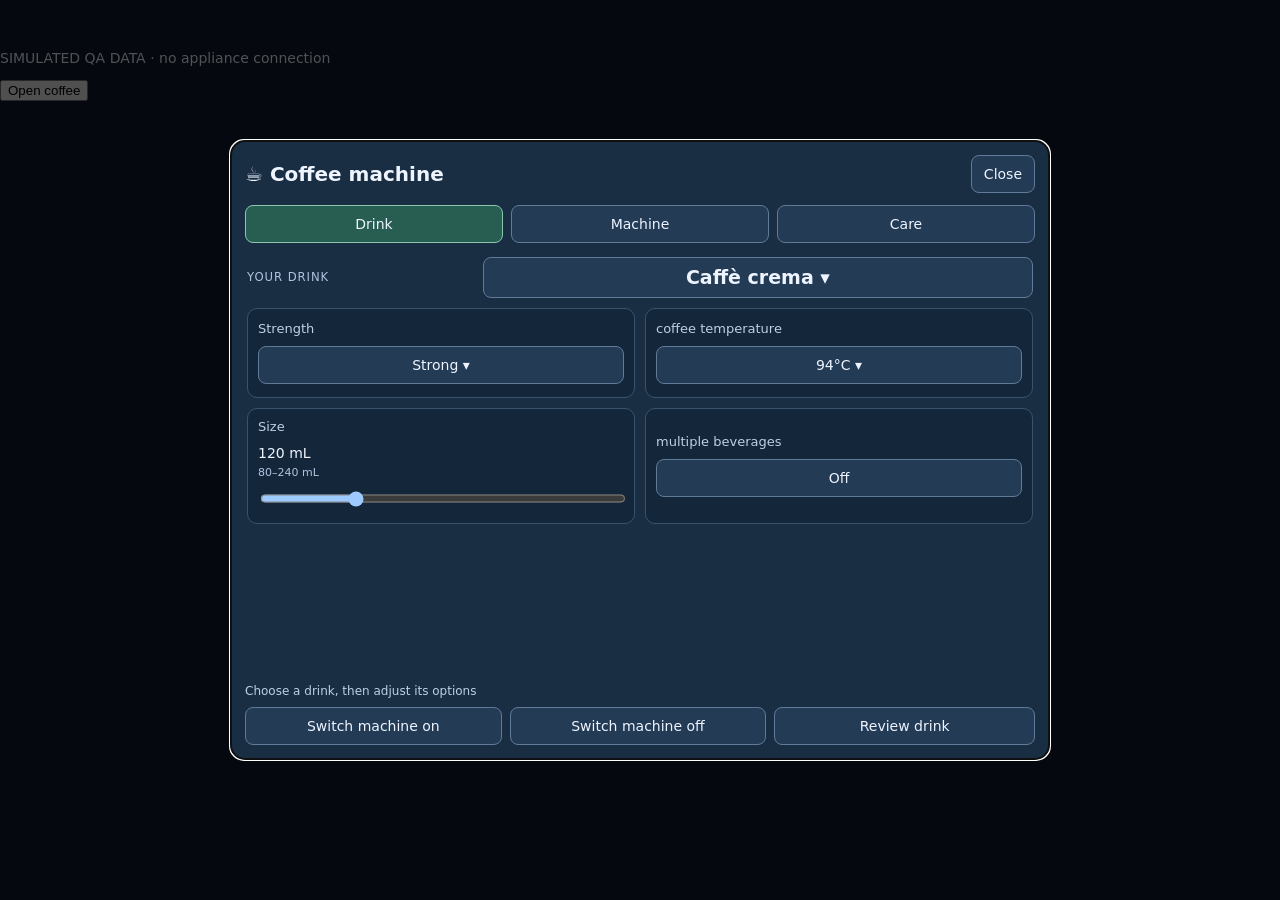
<file: dev/coffee-fixture.html>
<!doctype html><html lang="en"><meta charset="utf-8"><meta name="viewport" content="width=device-width,initial-scale=1"><title>Coffee · simulated QA</title><link rel="stylesheet" href="../home-screens.css?v=19"><style>body{margin:0;background:#101c2e;color:#eef5ff;font:14px system-ui}button{cursor:pointer}dialog{margin:auto}</style><p>SIMULATED QA DATA · no appliance connection</p><button id="open">Open coffee</button><script src="../coffee-controls.js?v=2"></script><script>
const states={};var haSocket={};function put(id,state,attributes={}){states[id]={entity_id:id,state,attributes:{friendly_name:'Coffee Maker '+id.split('.').at(-1).replace('coffee_','').replaceAll('_',' '),...attributes}}}
const prefix='consumer_products_coffee_maker_program_beverage_';put('select.coffee_selected_program',prefix+'coffee',{options:['coffee','espresso','cappuccino','latte_macchiato','milk_froth','hot_water','espresso_macchiato','ristretto','espresso_doppio'].map(x=>prefix+x)});put('select.coffee_bean_amount','strong',{options:['mild','normal','strong','very_strong']});put('select.coffee_coffee_temperature','94_c',{options:['88_c','90_c','92_c','94_c','96_c']});put('number.coffee_fill_quantity','120',{min:80,max:240,step:10,unit_of_measurement:'mL'});put('switch.coffee_multiple_beverages','off');put('switch.coffee_power','on');put('switch.coffee_cup_warmer','off');put('switch.coffee_child_lock','off');put('binary_sensor.coffee_remote_start','on');put('sensor.coffee_operation_state','ready');
const registry=Object.keys(states).map(entity_id=>({entity_id,platform:'home_connect',device_id:'simulated'}));registry.push({entity_id:'event.coffee_water_tank_empty',platform:'home_connect',device_id:'simulated',disabled_by:'integration'});const dialog=document.createElement('dialog');dialog.className='coffee-detail';document.body.append(dialog);const panel=createCoffeePanel({dialog,states:()=>states,connected:()=>true,request:async c=>{if(c.type==='config/entity_registry/list')return registry;if(c.type==='get_services')return {home_connect:{start_selected_program:{}}};throw Error('QA preview: appliance commands are disabled')}});document.getElementById('open').onclick=panel.open;panel.open();
</script></html>
</file>
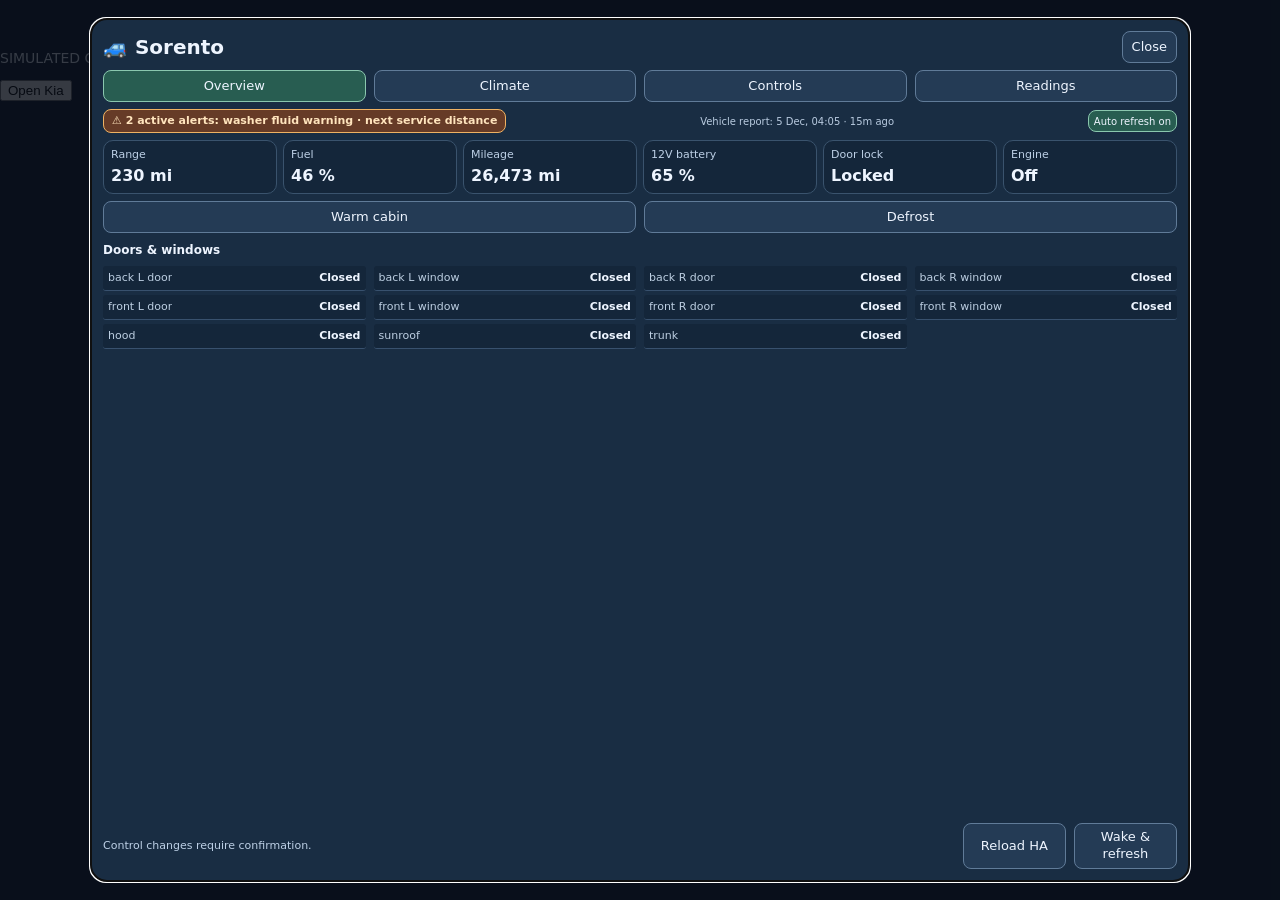
<file: dev/kia-fixture.html>
<!doctype html><html lang="en"><meta charset="utf-8"><meta name="viewport" content="width=device-width,initial-scale=1"><title>Kia · simulated QA</title><link rel="stylesheet" href="../home-screens.css?v=25"><style>body{margin:0;background:#101c2e;color:#eef5ff;font:14px system-ui}button{cursor:pointer}#kia{display:none}</style><p>SIMULATED QA DATA · no vehicle connection</p><button id="open">Open Kia</button><section id="kia"></section><script src="../kia-refresh.js?v=1"></script><script src="../kia-controls.js?v=6"></script><script>
var haSocket={};const states={},registry=[];function put(id,state,attributes={}){states[id]={entity_id:id,state,attributes:{friendly_name:'Sorento '+id.split('.').at(-1).replaceAll('_',' '),...attributes}};registry.push({entity_id:id,platform:'kia_uvo',device_id:'simulated'})}
put('sensor.total_driving_range','230',{unit_of_measurement:'mi'});put('sensor.fuel_level','46',{unit_of_measurement:'%'});put('sensor.odometer','26472.7739998409',{unit_of_measurement:'mi'});put('sensor.car_battery','65',{unit_of_measurement:'%'});put('sensor.last_updated_at',new Date(Date.now()-15*60000).toISOString(),{device_class:'timestamp'});put('lock.door_lock','locked');put('binary_sensor.engine','off');for(const name of ['front_left_door','front_right_door','back_left_door','back_right_door','front_left_window','front_right_window'])put('binary_sensor.'+name,'off',{device_class:name.endsWith('door')?'door':'window'});for(const name of ['force_refresh','close_all_windows','open_all_windows','vent_all_windows','start_valet_mode','stop_valet_mode'])put('button.'+name,'unknown');put('climate.climate_control','off',{temperature:21,min_temp:14,max_temp:30,target_temp_step:0.5});

for(const n of ['back_left_window','back_right_window','hood','trunk','sunroof'])put('binary_sensor.'+n,'off',{device_class:'opening'});
for(const n of ['brake_fluid_warning','washer_fluid_warning','smart_key_battery_warning','tire_pressure_warning','front_left_lamp_fault','front_right_lamp_fault','rear_left_lamp_fault','rear_right_lamp_fault','headlamp_left_low_fault','headlamp_right_low_fault','headlamp_right_high_fault'])put('binary_sensor.'+n,n==='washer_fluid_warning'?'on':'off',{device_class:'problem'});
for(const n of ['air_conditioner','back_window_heater','defrost','steering_wheel_heater','front_left_seat','front_right_seat','rear_left_seat','rear_right_seat','charging','plugged_in','fuel_level_is_low'])put('binary_sensor.'+n,'off');
for(const n of ['fuel_driving_range','ev_driving_range','next_service_distance','last_service_distance','dtc_count','ev_battery','charging_power','charge_limit_ac','charge_limit_dc','outside_temperature','tire_pressure_front_left','tire_pressure_front_right','tire_pressure_rear_left','tire_pressure_rear_right'])put('sensor.'+n,'0');
const services={kia_uvo:{start_climate:{fields:{device_id:{},climate:{},temperature:{selector:{number:{min:16,max:85}}},duration:{selector:{number:{min:1,max:30}}},defrost:{},heating:{selector:{select:{options:[{value:'0',label:'Off'},{value:'4',label:'Side and rear defroster'},{value:'1',label:'Steering wheel (some EU models), side and rear defroster'},{value:'2',label:'Rear window only'}]}}}}},stop_climate:{}}};
const panel=createKiaPanel({card:document.getElementById('kia'),states:()=>states,connected:()=>true,request:async c=>{if(c.type==='config/entity_registry/list')return registry;if(c.type==='config/device_registry/list')return [{id:'simulated',name:'Sorento',model:'Sorento'}];if(c.type==='get_services')return services;if(c.type==='get_config')return {unit_system:{temperature:'°C'}};if(c.type==='get_states')return Object.values(states);throw Error('QA preview: vehicle commands are disabled')}});document.getElementById('open').onclick=()=>panel.open();panel.open();
</script></html>
</file>
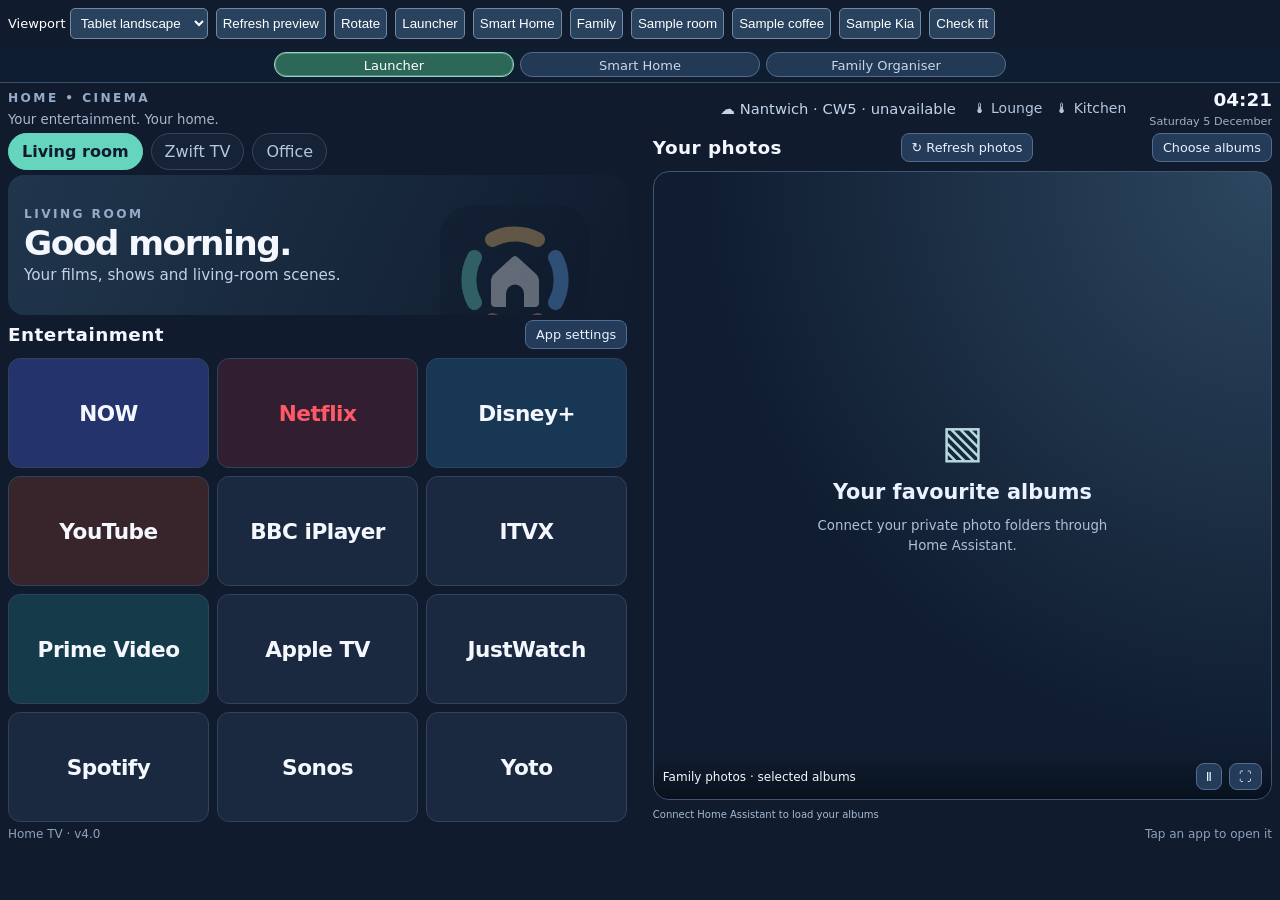
<file: dev/layout-check.html>
<!doctype html><html lang="en"><meta charset="utf-8"><meta name="viewport" content="width=device-width,initial-scale=1"><title>Home layout checks</title><style>body{margin:0;background:#101c2e;color:white;font:13px system-ui}header{display:flex;gap:8px;padding:8px;flex-wrap:wrap}button,select{padding:6px;background:#29435f;color:white;border:1px solid #7289a1;border-radius:5px}#stage{position:relative;overflow:auto;height:calc(100dvh - 52px)}iframe{border:0;transform-origin:top left}output{padding:6px}</style><header><label>Viewport <select id="size"><option value="1280,800">Tablet landscape</option><option value="800,1280">Tablet portrait</option><option value="915,412">Phone landscape</option><option value="412,915">Phone portrait</option><option value="1920,1080">TV</option></select></label><button id="reloadPreview">Refresh preview</button><button id="rotate">Rotate</button><button data-screen="launcher">Launcher</button><button data-screen="home">Smart Home</button><button data-screen="family">Family</button><button id="roomDemo">Sample room</button><button id="coffeeDemo">Sample coffee</button><button id="kiaDemo">Sample Kia</button><button id="measure">Check fit</button><output id="result"></output></header><div id="stage"><iframe title="App preview" src="../index.html?layout-check=5"></iframe></div><script>
document.getElementById('reloadPreview').onclick=()=>{document.querySelector('iframe').src='../index.html?layout-check='+Date.now()};
document.getElementById('roomDemo').onclick=()=>{document.querySelector('iframe').src='room-fixture.html'};
document.getElementById('coffeeDemo').onclick=()=>{document.querySelector('iframe').src='coffee-fixture.html'};
document.getElementById('kiaDemo').onclick=()=>{document.querySelector('iframe').src='kia-fixture.html'};
const frame=document.querySelector('iframe'),size=document.getElementById('size'),stage=document.getElementById('stage');let w=1280,h=800;function fit(){[w,h]=size.value.split(',').map(Number);frame.style.width=w+'px';frame.style.height=h+'px';frame.style.transform='scale('+Math.min(stage.clientWidth/w,stage.clientHeight/h,1)+')'}size.onchange=fit;window.onresize=fit;fit();document.getElementById('rotate').onclick=()=>{const swapped=h+','+w;const option=[...size.options].find(o=>o.value===swapped);if(option)size.value=swapped;fit()};document.querySelectorAll('[data-screen]').forEach(b=>b.onclick=()=>frame.contentWindow.navigateHome(b.dataset.screen));document.getElementById('measure').onclick=()=>{const doc=frame.contentDocument,root=doc.body.dataset.homeScreen==='launcher'?doc.querySelector('main.shell'):doc.querySelector('#dashboardPage');const r=root.getBoundingClientRect();const grid=doc.querySelector('#familyMiniGrid');document.getElementById('result').textContent=JSON.stringify({width:w,height:h,screen:doc.body.dataset.homeScreen,pageFits:r.bottom<=h+1&&doc.documentElement.scrollWidth<=w+1,plannerRows:grid.querySelectorAll('.planner-row:not(.planner-head)').length,plannerFits:grid.scrollHeight<=grid.clientHeight+1,cardsFit:[...doc.querySelectorAll(".family-sections>.family-section")].every(e=>{const a=e.getBoundingClientRect(),p=e.parentElement.getBoundingClientRect();return a.top>=p.top-1&&a.bottom<=p.bottom+1&&a.left>=p.left-1&&a.right<=p.right+1})})};
</script></html>
</file>
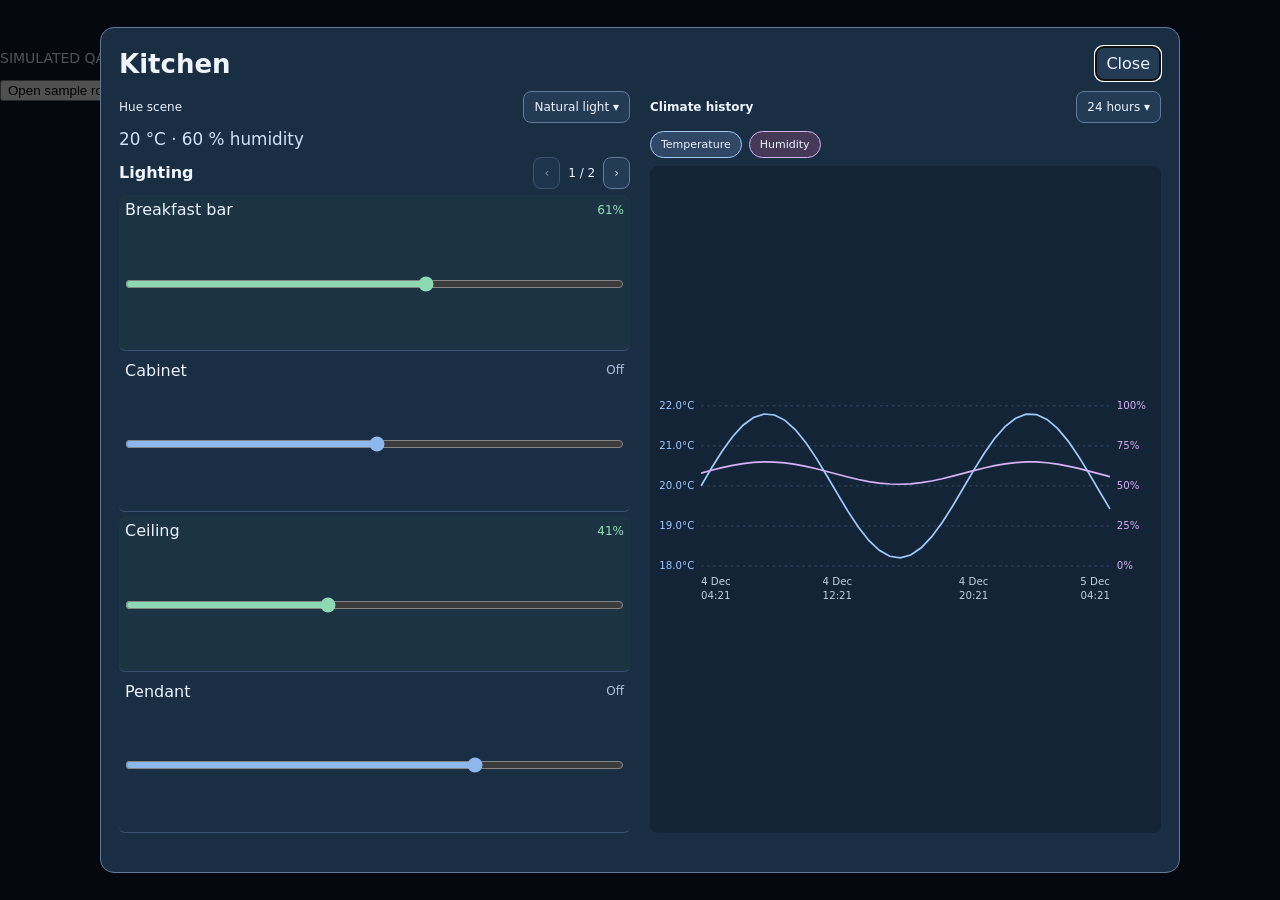
<file: dev/room-fixture.html>
<!doctype html><html lang="en"><meta charset="utf-8"><meta name="viewport" content="width=device-width,initial-scale=1"><title>Room controls · simulated QA data</title><link rel="stylesheet" href="../home-screens.css?v=23"><style>body{margin:0;background:#101c2e;color:#eef5ff;font:14px system-ui}button{cursor:pointer}dialog{margin:auto}#homeRoomGrid,.home-services,.home-security{display:none}</style><p>SIMULATED QA DATA · no connection to Home Assistant</p><button onclick="openRoomDetails('Kitchen')">Open sample room</button><div id="homeRoomGrid"></div><div class="home-services"><button class="salus-strip"></button></div><div class="home-security"><button class="compact-eufy"></button><button class="compact-pets"></button></div><script>
var haStates={},haVerified=true,haRequestId=1;const labels=['Wall','Ceiling','Cabinet','Breakfast bar','Pendant','Sink'];for(let i=0;i<labels.length;i++)haStates['light.kitchen_'+i]={entity_id:'light.kitchen_'+i,state:i%2?'on':'off',attributes:{friendly_name:'Kitchen '+labels[i],brightness:80+i*25,supported_color_modes:['brightness']}};
for(const [kind,value,unit] of [['temperature',20,'°C'],['humidity',60,'%']])haStates['sensor.kitchen_'+kind]={entity_id:'sensor.kitchen_'+kind,state:String(value),attributes:{friendly_name:'Kitchen '+kind,device_class:kind,unit_of_measurement:unit}};
haStates['select.kitchen_scene']={entity_id:'select.kitchen_scene',state:'Natural light',attributes:{friendly_name:'Kitchen Scene',options:['Bright','Read','Relax','Natural light','Nightlight','Concentrate','Dimmed','Energise']}};
var haSocket=new EventTarget();haSocket.readyState=1;haSocket.send=raw=>{const c=JSON.parse(raw);let result={};if(c.type.startsWith('config/'))result=[];if(c.type==='history/history_during_period'||c.type==='recorder/statistics_during_period'){const id=(c.entity_ids||c.statistic_ids)[0],humidity=id.includes('humidity'),start=Date.parse(c.start_time),end=Date.parse(c.end_time);result={[id]:Array.from({length:40},(_,i)=>{const t=start+(end-start)*i/39,v=(humidity?58:20)+Math.sin(i/4)*(humidity?7:1.8);return {state:String(v),last_updated:new Date(t).toISOString(),start:t,mean:v}})}}setTimeout(()=>haSocket.dispatchEvent(new MessageEvent('message',{data:JSON.stringify({id:c.id,type:'result',success:c.type!=='call_service',result,error:{message:'QA preview: device commands are disabled'}})})),10)};
</script><script src="../coffee-controls.js?v=2"></script><script src="../kia-controls.js?v=3"></script><script src="../room-controls.js?v=8"></script><script>openRoomDetails('Kitchen')</script></html>
</file>
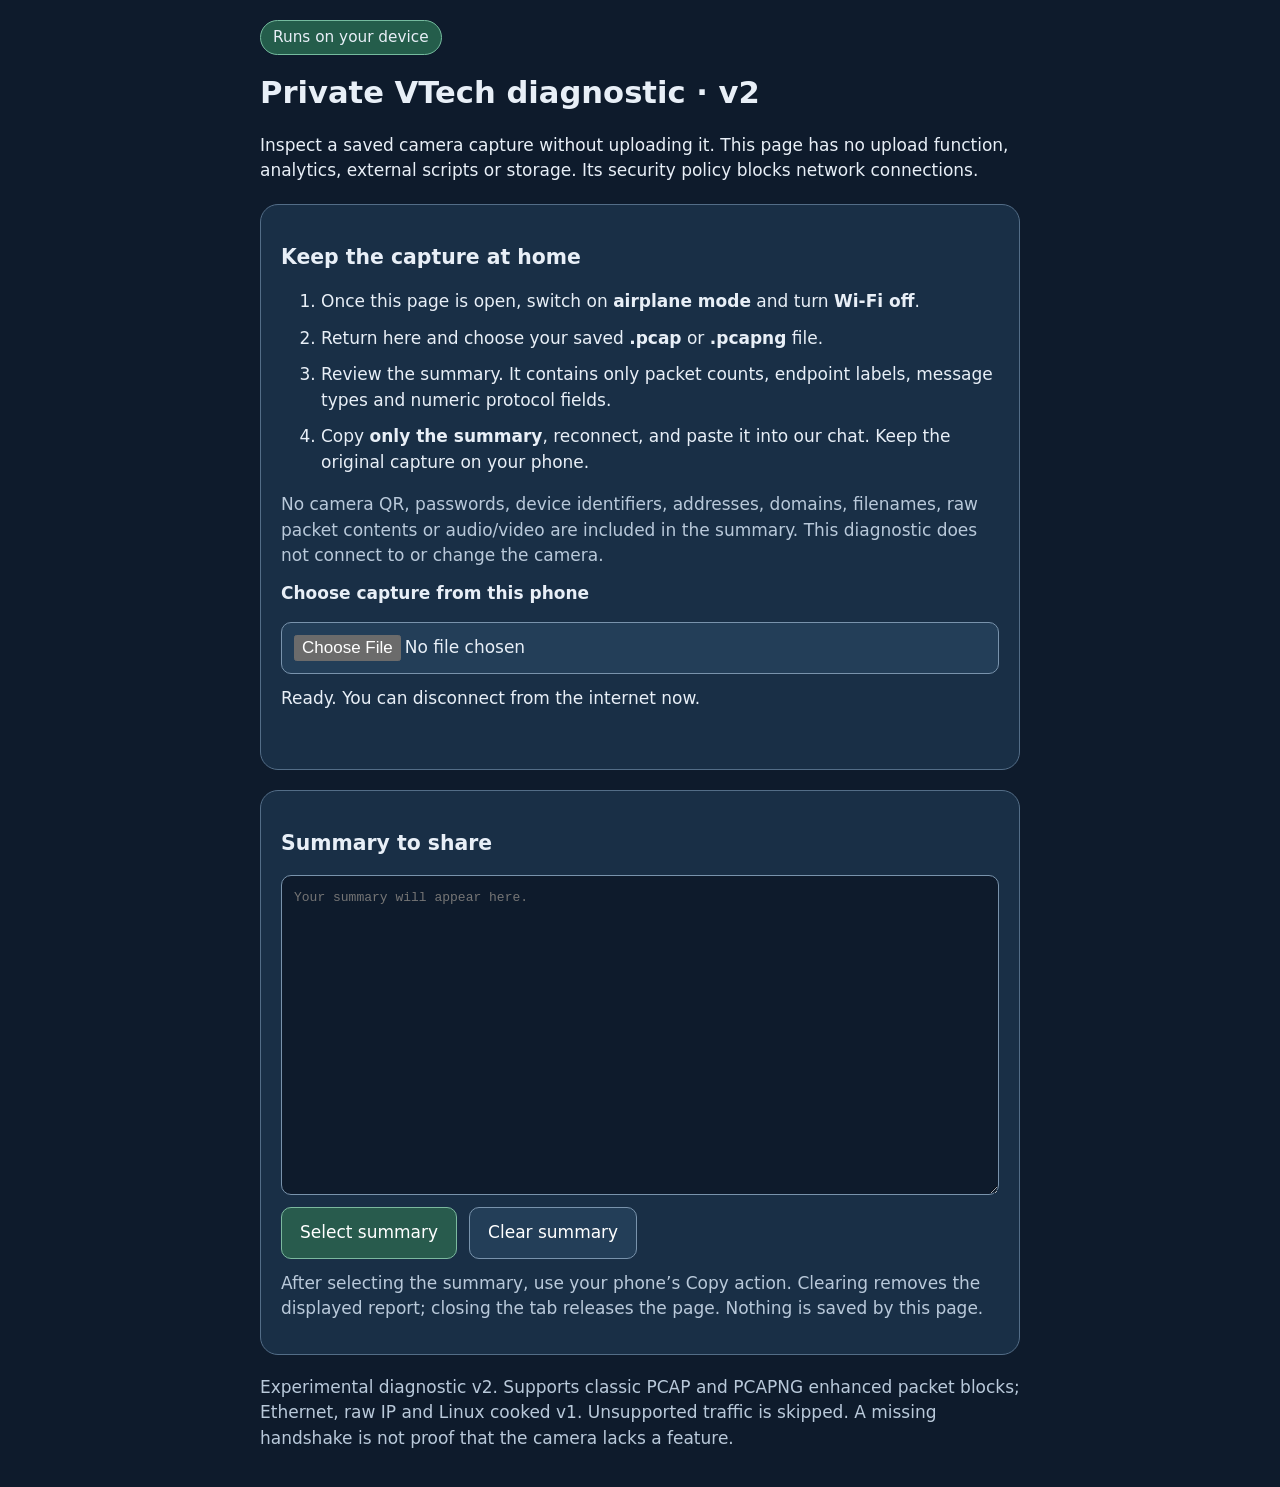
<file: diagnostics/vtech-local.html>
<!doctype html>
<html lang="en"><head><meta charset="utf-8">
<meta http-equiv="Content-Security-Policy" content="default-src 'none'; script-src 'sha256-HBpfrO4SIvRJkeHjfHAQB8QzsvYsI397zHHJSh58PWo='; style-src 'unsafe-inline'; connect-src 'none'; img-src 'none'; media-src 'none'; object-src 'none'; frame-src 'none'; worker-src 'none'; base-uri 'none'; form-action 'none'">
<meta name="referrer" content="no-referrer">
<meta name="viewport" content="width=device-width, initial-scale=1, viewport-fit=cover">
<title>Private VTech diagnostic</title>
<style>
:root{color-scheme:dark;font:17px/1.5 system-ui,sans-serif;background:#0e1b2c;color:#e8eff7}
*{box-sizing:border-box}body{margin:0;padding:max(20px,env(safe-area-inset-top)) max(20px,env(safe-area-inset-right)) max(24px,env(safe-area-inset-bottom)) max(20px,env(safe-area-inset-left))}
main{max-width:760px;margin:auto}h1{font-size:1.8rem;line-height:1.2}h2{font-size:1.2rem}.badge{display:inline-block;background:#245d4b;border:1px solid #75bb9e;padding:5px 12px;border-radius:30px;font-size:.9rem}
.card{background:#192f46;border:1px solid #536d87;border-radius:18px;padding:20px;margin:20px 0}li{margin:.65em 0}p{margin:.7em 0}.muted{color:#b9c9da}
input,button,textarea{font:inherit;max-width:100%}input{display:block;margin-top:16px;width:100%;padding:12px;border:1px solid #7993ac;border-radius:10px;background:#233e58}
button{background:#285b4d;color:white;border:1px solid #7cb99f;padding:12px 18px;border-radius:10px;min-height:48px;cursor:pointer}button.secondary{background:#233e58;border-color:#7993ac}
textarea{display:block;width:100%;height:320px;border:1px solid #7993ac;background:#0e1b2c;color:#e8eff7;border-radius:10px;padding:12px;font:13px/1.5 monospace;resize:vertical;white-space:pre}
.actions{display:flex;flex-wrap:wrap;gap:12px;margin-top:12px}#status{min-height:3em}label{font-weight:650}a{color:#a6d5ff}
</style></head><body><main>
<span class="badge">Runs on your device</span>
<h1>Private VTech diagnostic · v2</h1>
<p>Inspect a saved camera capture without uploading it. This page has no upload function, analytics, external scripts or storage. Its security policy blocks network connections.</p>
<section class="card"><h2>Keep the capture at home</h2><ol>
<li>Once this page is open, switch on <strong>airplane mode</strong> and turn <strong>Wi-Fi off</strong>.</li>
<li>Return here and choose your saved <strong>.pcap</strong> or <strong>.pcapng</strong> file.</li>
<li>Review the summary. It contains only packet counts, endpoint labels, message types and numeric protocol fields.</li>
<li>Copy <strong>only the summary</strong>, reconnect, and paste it into our chat. Keep the original capture on your phone.</li>
</ol><p class="muted">No camera QR, passwords, device identifiers, addresses, domains, filenames, raw packet contents or audio/video are included in the summary. This diagnostic does not connect to or change the camera.</p>
<label for="capture">Choose capture from this phone</label><input id="capture" type="file" accept=".pcap,.pcapng,.cap,application/vnd.tcpdump.pcap,application/octet-stream">
<p id="status" role="status" aria-live="polite">Ready. You can disconnect from the internet now.</p></section>
<section class="card"><h2>Summary to share</h2><textarea id="report" readonly aria-label="Redacted diagnostic summary" placeholder="Your summary will appear here."></textarea>
<div class="actions"><button id="select">Select summary</button><button id="clear" class="secondary">Clear summary</button></div>
<p class="muted">After selecting the summary, use your phone’s Copy action. Clearing removes the displayed report; closing the tab releases the page. Nothing is saved by this page.</p></section>
<p class="muted">Experimental diagnostic v2. Supports classic PCAP and PCAPNG enhanced packet blocks; Ethernet, raw IP and Linux cooked v1. Unsupported traffic is skipped. A missing handshake is not proof that the camera lacks a feature.</p>
</main><script>/* Local, allowlisted protocol summary. No networking, persistence, or media decoding. */
(function(root) {
  'use strict';
  const key = new TextEncoder().encode('Charlie is the d');
  const rol = (x,n) => ((x << n) | (x >>> (32-n))) >>> 0;
  function permute(b) {
    const [b0,b1,b2,b3]=b;
    const t=((b0>>>16&255)|(b0&0xff00)|(b0<<24))>>>0;
    const u=((b1>>>16&255)|(b1>>>8&0xff0000)|(b1<<8&0xffff)|(b0&0xff000000))>>>0;
    return [((b2>>>24)<<29)|(((b2&0xff00)|((b2&255)<<16)|(b2>>>24)|(b3&0xff000000))>>>3),
      ((b3>>>8)<<25)|(((b3>>>8&255)|(b2>>>8&0xff00)|((b3&255)<<16)|((b3&0xff0000)<<8))>>>7),
      (t<<21)|((t|(b1<<8&0xff0000))>>>11),rol(u,17)].map(x=>x>>>0);
  }
  const inverse=new Uint8Array(128);
  for(let i=0;i<128;i++) {
    const b=[0,0,0,0]; b[i>>>5]=2**(i%32);
    const y=permute(b);
    for(let j=0;j<128;j++) if((y[j>>>5]>>>(j%32))&1) inverse[j]=i;
  }
  function unscramble(bytes) {
    const a=bytes.slice(), d=new DataView(a.buffer), k=new DataView(key.buffer);
    let at=0;
    for(;at+16<=a.length;at+=16) {
      const y=[0,4,8,12].map(n=>d.getUint32(at+n,true)), b=[0,0,0,0];
      for(let j=0;j<128;j++) if((y[j>>>5]>>>(j%32))&1) {
        const s=inverse[j]; b[s>>>5]|=1<<(s%32);
      }
      b.forEach((v,i)=>d.setUint32(at+i*4,rol(v^k.getUint32(i*4,true),[1,5,9,13][i]),true));
    }
    const n=a.length-at, order=({2:[1,0],4:[2,3,0,1],8:[7,4,3,2,1,6,5,0]})[n];
    const tail=a.slice(at), tmp=new Uint8Array(n);
    for(let i=0;i<n;i++) tmp[order?order[i]:i]=tail[i];
    for(let i=0;i<n;i++) a[at+i]=tmp[i]^key[i];
    return a;
  }
  const u16=(a,n)=>a[n]|a[n+1]<<8;
  const be16=(a,n)=>a[n]<<8|a[n+1];
  const names={0x601:'discovery probe',0x602:'discovery reply',0x402:'session request',
    0x404:'session response',0x407:'channel data out',0x408:'channel data in',
    0x417:'close out',0x418:'close in',0x427:'keepalive out',0x428:'keepalive in'};
  function header(payload) {
    if(payload.length<16) return {type:'unrecognized packet',reason:'shorter than protocol header',bytes:payload.length};
    if(u16(payload,0)===0xcc51) return {type:'connect record'};
    let h=payload.subarray(0,16), scrambled=false;
    if(u16(h,0)!==0x204) { h=unscramble(h); scrambled=true; }
    if(u16(h,0)!==0x204) return {type:'unrecognized packet',reason:'protocol signature not recognized',bytes:payload.length};
    const body=u16(h,4);
    const op=u16(h,8);
    const result={type:names[op]||'unrecognized opcode',opcode:'0x'+op.toString(16),version:h[2],
      flags:h[3],bytes:payload.length,declaredBytes:body+16,lengthStatus:body+16===payload.length?'exact':body+16<payload.length?'trailing bytes':'incomplete',wire:scrambled?'scrambled':'plain'};
    if(op===0x602) {
      result.replyForm=body>=0xb8?'long':body>=0x24?'short':'unrecognized';
      if(result.replyForm==='long' && payload.length>0xc4 && payload.length<=2048 && body+16===payload.length) {
        // Partial scrambling leaves this offset unchanged. Never export body bytes.
        const p=scrambled && !(h[3]&1)?unscramble(payload):payload;
        result.replyResult=p[0xc4];
      }
    }
    return result;
  }
  function network(packet,link) {
    let at=0, type=0;
    if(link===1) { if(packet.length<14)return null; type=be16(packet,12); at=14;
      for(let i=0;i<2 && (type===0x8100||type===0x88a8);i++) {
        if(packet.length<at+4)return null; type=be16(packet,at+2); at+=4;
      }
    } else if(link===101||link===228||link===229) {type=(packet[0]>>>4)===4?0x800:0x86dd;}
    else if(link===113) {if(packet.length<16)return null;type=be16(packet,14);at=16;}
    else return null;
    let end, src, dst;
    if(type===0x800) {
      if(packet.length<at+20 || packet[at]>>>4!==4)return null;
      const ihl=(packet[at]&15)*4, total=be16(packet,at+2);
      if(ihl<20||total<ihl+8||packet.length<at+total||packet[at+9]!==17||(be16(packet,at+6)&0x3fff))return null;
      const priv=o=>packet[o]===10||(packet[o]===172&&packet[o+1]>=16&&packet[o+1]<=31)||(packet[o]===192&&packet[o+1]===168);
      if(!priv(at+12)||!priv(at+16))return null;
      src=Array.from(packet.subarray(at+12,at+16)).join('.'); dst=Array.from(packet.subarray(at+16,at+20)).join('.');
      end=at+total;at+=ihl;
    } else if(type===0x86dd) {
      if(packet.length<at+48||packet[at]>>>4!==6||packet[at+6]!==17)return null;
      const priv=o=>(packet[o]&0xfe)===0xfc||(packet[o]===0xfe&&(packet[o+1]&0xc0)===0x80);
      if(!priv(at+8)||!priv(at+24))return null;
      src=Array.from(packet.subarray(at+8,at+24)).join('.');dst=Array.from(packet.subarray(at+24,at+40)).join('.');
      end=at+40+be16(packet,at+4);if(end>packet.length)return null;at+=40;
    } else return null;
    if(at+8>end)return null;
    const len=be16(packet,at+4);if(len<8||at+len>end)return null;
    // Addresses are used only transiently to assign endpoint letters, never returned.
    return {src,dst,payload:packet.subarray(at+8,at+len)};
  }
  function analyze(buffer) {
    if(buffer.byteLength>100*1024*1024)throw Error('Capture is too large. Use a capture shorter than 10 seconds.');
    const a=new Uint8Array(buffer), d=new DataView(buffer);
    if(a.length<12)throw Error('This is not a complete PCAP file.');
    const groups=new Map(), endpoint=new Map();let packets=0,localUDP=0,recognized=0,skippedLink=0;
    const firstHandshake=[],unrecognized=[];const skippedReasons={};let rejectedLocal=0,otherPackets=0,groupsOmitted=0;
    const label=ip=>{if(!endpoint.has(ip))endpoint.set(ip,'Endpoint '+(endpoint.size+1));return endpoint.get(ip);};
    function packet(bytes,link) {
      packets++;
      if(![1,101,113,228,229].includes(link)){skippedLink++;return;}
      const n=network(bytes,link);if(!n){otherPackets++;return;}localUDP++;
      const h=header(n.payload);
      if(h.type==='unrecognized packet'){rejectedLocal++;skippedReasons[h.reason]=(skippedReasons[h.reason]||0)+1;if(unrecognized.length<20)unrecognized.push({packetIndex:packets,bytes:h.bytes,reason:h.reason});return;}
      recognized++;
      const v={from:label(n.src),to:label(n.dst),...h};
      const data=['channel data out','channel data in','keepalive out','keepalive in'].includes(h.type);
      if(!data&&firstHandshake.length<60)firstHandshake.push({packetIndex:packets,...v});
      // Coalesce routine traffic so the report focuses on connection setup.
      const group={...v};if(data){delete group.bytes;delete group.declaredBytes;}
      const id=JSON.stringify(group);if(!groups.has(id)&&groups.size>=128){groupsOmitted++;return;}
      groups.set(id,(groups.get(id)||0)+1);
    }
    let format;
    const magic=d.getUint32(0,false);
    if([0xa1b2c3d4,0xd4c3b2a1,0xa1b23c4d,0x4d3cb2a1].includes(magic)) {
      format='PCAP';if(a.length<24)throw Error('Incomplete PCAP header.');
      const le=[0xd4c3b2a1,0x4d3cb2a1].includes(magic), link=d.getUint32(20,le)&0xffff;
      for(let at=24;at<a.length;) {
        if(at+16>a.length)throw Error('Truncated PCAP record.');
        const n=d.getUint32(at+8,le);if(n>a.length-at-16)throw Error('Truncated PCAP packet.');
        packet(a.subarray(at+16,at+16+n),link);at+=16+n;
      }
    } else if(magic===0x0a0d0d0a) {
      format='PCAPNG';let le=true, interfaces=[];
      for(let at=0;at<a.length;) {
        if(at+12>a.length)throw Error('Truncated PCAPNG block.');
        if(d.getUint32(at,false)===0x0a0d0d0a) {
          const bom=d.getUint32(at+8,false);if(![0x1a2b3c4d,0x4d3c2b1a].includes(bom))throw Error('Invalid PCAPNG byte order.');
          le=bom===0x4d3c2b1a; interfaces=[];
        }
        const type=d.getUint32(at,le),n=d.getUint32(at+4,le);
        if(n<12||n%4||n>a.length-at||d.getUint32(at+n-4,le)!==n)throw Error('Invalid PCAPNG block length.');
        if(type===1) {if(n<20)throw Error('Invalid interface block.');interfaces.push(d.getUint16(at+8,le));}
        if(type===6) {
          if(n<32)throw Error('Invalid packet block.');
          const idx=d.getUint32(at+8,le),cap=d.getUint32(at+20,le);
          if(cap>n-32||interfaces[idx]===undefined)throw Error('Invalid captured packet.');
          packet(a.subarray(at+28,at+28+cap),interfaces[idx]);
        }
        at+=n;
      }
    } else throw Error('Choose a PCAP or PCAPNG capture, not a screenshot or ZIP.');
    return {diagnostic:'VTech local handshake summary v2',format,packets,localUDP,recognized,skippedLink,otherPackets,rejectedLocal,skippedReasons,unrecognized,groupsOmitted,
      limitation:'IOTC header metadata and rejection counts in private-to-private UDP traffic. Unknown payloads are not exported. Packet indices describe order, not time. No media, credentials, addresses, domains, timestamps, ports, filenames or raw bytes included. Missing packets or unknown formats do not prove absence of a protocol.',
      groups:Array.from(groups,([v,count])=>({...JSON.parse(v),count})),firstHandshake};
  }
  const api={analyze};
  if(typeof module!=='undefined'&&module.exports) module.exports=api;
  else root.VtechDiagnostic=api;
})(globalThis);

const fileInput=document.getElementById('capture');
const status=document.getElementById('status');
const report=document.getElementById('report');
const clear=document.getElementById('clear');
fileInput.addEventListener('change',async()=>{
  report.value='';status.textContent='Reading on this device…';
  const file=fileInput.files[0];if(!file){status.textContent='No file selected.';return;}
  if(file.size>100*1024*1024){status.textContent='File too large. Use a short capture under 100 MB.';fileInput.value='';return;}
  try {
    const summary=VtechDiagnostic.analyze(await file.arrayBuffer());
    report.value=JSON.stringify(summary,null,2);
    status.textContent=summary.recognized?
      `Found ${summary.recognized} recognized local protocol packets. The summary below is ready to review.`:
      'No supported local handshake was found. You can share this summary; keep the original capture private.';
  } catch(e) {status.textContent='Could not inspect this capture. It may be truncated or use an unsupported format.';}
  fileInput.value='';
});
clear.addEventListener('click',()=>{report.value='';fileInput.value='';status.textContent='Report cleared. Close this tab to release the page.';});
document.getElementById('select').addEventListener('click',()=>{report.focus();report.select();});
</script></body></html>
</file>
<file: home-screens.css>
/* Full-width home screens, shared navigation. */
:root{--home-nav-height:calc(45px + env(safe-area-inset-top,0px))}
body{padding-top:var(--home-nav-height)}
#homeScreenNav{position:fixed;inset:0 0 auto;z-index:90;height:var(--home-nav-height);padding:calc(5px + env(safe-area-inset-top,0px)) 14px 5px;display:flex;justify-content:center;gap:6px;background:#101e31ee;border-bottom:1px solid #3b526d;backdrop-filter:blur(12px)}
#homeScreenNav button{min-width:130px;max-width:240px;flex:1;border:1px solid #536c8b;border-radius:12px;background:#223a55;color:#c8d7e9;font-size:13px;padding:5px 12px}
#homeScreenNav button[aria-pressed="true"]{background:#2c6758;border-color:#99d7bd;color:#fff;box-shadow:inset 0 0 0 1px #99d7bd55}
#dashboardButton,#dashboardPage>.dashboard-top>.dashboard-toggle{display:none!important}
body[data-home-screen="home"] #dashboardPage .family-panel,body[data-home-screen="family"] #dashboardPage .home-panel{display:none!important}
#dashboardPage .overview-layout{grid-template-columns:minmax(0,1fr)!important;grid-template-rows:minmax(0,1fr)!important}
#dashboardPage .overview-panel{grid-column:1!important;grid-row:1!important}
#dashboardPage .home-panel{display:grid!important;grid-template-columns:minmax(0,1.3fr) minmax(0,1fr);grid-template-rows:auto minmax(0,1fr) minmax(0,1fr);gap:12px!important}
#dashboardPage .home-panel>.panel-heading{grid-column:1/-1;grid-row:1}
#dashboardPage .home-room-grid{grid-column:1;grid-row:2/4;grid-template-columns:repeat(2,minmax(0,1fr))!important;grid-template-rows:repeat(4,minmax(0,1fr))!important;gap:8px!important}
#dashboardPage .home-services{grid-column:2;grid-row:2;grid-template-columns:1fr 1fr}
#dashboardPage .home-security{grid-column:2;grid-row:3;grid-template-columns:1fr 1fr}
#dashboardPage .home-room strong,#dashboardPage .home-services strong,#dashboardPage .home-security strong{font-size:clamp(12px,1.45vw,19px)!important}
#dashboardPage .home-room .room-readings,#dashboardPage .home-room .room-info,#dashboardPage .home-services small,#dashboardPage .home-security small{font-size:clamp(10px,1.1vw,15px)!important}
#dashboardPage .family-sections{flex:1;display:grid!important;grid-template-columns:1.3fr 1fr 1fr!important;grid-template-rows:repeat(2,minmax(0,1fr))!important;gap:12px!important;min-height:0}
#dashboardPage .family-sections>.family-section:first-child{grid-column:1!important;grid-row:1/3!important}
#dashboardPage .family-sections>.family-section:nth-child(2){grid-column:2!important;grid-row:1!important}
#dashboardPage .family-sections>.family-section:nth-child(3){grid-column:3!important;grid-row:1!important}
#dashboardPage .family-sections>.family-section.meal-plan{grid-column:2!important;grid-row:2!important}
#dashboardPage .family-sections>.find-panel{grid-column:3!important;grid-row:2!important}
#dashboardPage .family-section{background:#1c3049;border:1px solid #38516e;border-radius:14px;padding:12px!important}
#dashboardPage .family-title,#dashboardPage .calendar-open{font-size:clamp(12px,1.3vw,18px)!important}
#dashboardPage .empty-row,#dashboardPage .calendar-layers span{font-size:clamp(10px,1.05vw,14px)!important}
#dashboardPage .music-strip{align-items:center;overflow:hidden}
#dashboardPage .now-playing{display:flex;flex-direction:column;gap:5px;min-width:0}
#dashboardPage #sonosPlayer{max-width:100%;min-width:0;background:#203851;color:#e8f2ff;border:1px solid #59738e;border-radius:7px;padding:4px;font:inherit;font-size:11px}
#dashboardPage #sonosTrack{font-size:clamp(11px,1.2vw,16px);overflow-wrap:anywhere}
#dashboardPage .dashboard-top .eyebrow{display:none}
@media(orientation:landscape){
body[data-home-screen] main.shell,body[data-home-screen] #dashboardPage{height:calc(100dvh - var(--home-nav-height))!important;min-height:0!important}
#dashboardPage .overview-panel{padding:12px!important}
#dashboardPage .home-panel .panel-heading h2,#dashboardPage .family-panel .panel-heading h2{font-size:17px!important}
#dashboardPage .family-panel{gap:8px!important}
}
@media(orientation:landscape) and (max-height:600px){
:root{--home-nav-height:calc(34px + env(safe-area-inset-top,0px))}
#homeScreenNav{padding-bottom:4px;padding-top:calc(4px + env(safe-area-inset-top,0px))}
#homeScreenNav button{font-size:11px;padding:2px 8px}
#dashboardPage .home-panel{gap:6px!important}
#dashboardPage .family-sections{gap:6px!important}
#dashboardPage .family-section{padding:6px!important}
#dashboardPage .overview-panel{padding:7px!important}
}
@media(orientation:portrait){
#homeScreenNav button{min-width:0;font-size:11px;padding:4px}
#dashboardPage .home-panel{display:flex!important}
#dashboardPage .home-room-grid{grid-auto-rows:minmax(55px,auto)!important}
#dashboardPage .home-services,#dashboardPage .home-security{min-height:110px}
#dashboardPage .family-sections{display:flex!important}
#dashboardPage .family-section{min-height:120px}
body[data-home-screen] #dashboardPage{min-height:calc(100dvh - var(--home-nav-height))!important}
}
/* Orientation-aware screen sizing. All primary cards stay in view, with detail on demand. */
:root{--home-nav-height:calc(36px + env(safe-area-inset-top,0px))}
html:has(body[data-home-screen]),body[data-home-screen]{height:100dvh!important;min-height:0!important;overflow:hidden!important}
#homeScreenNav{padding-left:max(6px,env(safe-area-inset-left));padding-right:max(6px,env(safe-area-inset-right))}
body[data-home-screen] #dashboardPage,body[data-home-screen] main.shell{height:calc(100dvh - var(--home-nav-height))!important;min-height:0!important;max-height:none!important;overflow:hidden!important;padding:6px max(8px,env(safe-area-inset-right)) max(6px,env(safe-area-inset-bottom)) max(8px,env(safe-area-inset-left))!important;gap:5px!important}
#dashboardPage .overview-layout{flex:1!important;min-height:0!important;margin:0!important}
#dashboardPage .overview-panel{min-height:0!important;padding:8px!important;gap:6px!important}
#dashboardPage .panel-heading{flex:none;align-items:center;min-height:0}#dashboardPage .panel-heading h2{font-size:16px!important;margin:0!important}#dashboardPage .panel-kicker{display:none}
#dashboardPage .dashboard-top{flex:none;min-height:28px!important;margin:0!important;align-items:center}#dashboardPage .dash-heading,#dashboardPage .dashboard-note{display:none!important}
#dashboardPage .family-sections{display:grid!important;grid-template-columns:minmax(0,1.65fr) repeat(2,minmax(0,1fr))!important;grid-template-rows:minmax(0,1fr) minmax(0,1fr) minmax(24px,.28fr)!important;gap:6px!important;min-height:0!important;overflow:hidden!important}
#dashboardPage .family-sections>.calendar-card{grid-column:1!important;grid-row:1/4!important}
#dashboardPage .family-sections>.family-section.meal-plan{grid-column:2!important;grid-row:1!important}
#dashboardPage .family-sections>.birthday-card{grid-column:3!important;grid-row:1!important}
#dashboardPage .family-sections>.family-section:nth-child(2){grid-column:2!important;grid-row:2!important}
#dashboardPage .family-sections>.family-section:nth-child(3){grid-column:3!important;grid-row:2!important}
#dashboardPage .family-sections>.find-panel{grid-column:2/4!important;grid-row:3!important;display:flex!important;align-items:center;gap:6px;overflow:hidden}
#dashboardPage .find-panel .find-map{border:0!important;min-height:0!important;background:none!important;padding:0!important;font-size:10px!important;line-height:1.15}#dashboardPage .find-panel .find-categories{display:none}#dashboardPage .find-panel .family-title{font-size:10px!important;flex:none}
#dashboardPage .family-section{min-height:0!important;min-width:0!important;padding:7px!important;border-radius:10px!important;overflow:auto}
#dashboardPage .family-title{font-size:clamp(11px,1.55vh,16px)!important;flex:none;align-items:center;line-height:1.15}
#dashboardPage .empty-row{font-size:clamp(10px,1.4vh,13px)!important;padding:5px 0!important;line-height:1.2}
#dashboardPage .home-room-grid{align-content:stretch!important;overflow:hidden!important}
#dashboardPage .home-room{min-height:0!important;overflow:hidden!important}
#dashboardPage .home-room strong,#dashboardPage .home-services strong,#dashboardPage .home-security strong{font-size:clamp(11px,1.5vh,18px)!important}
#dashboardPage .home-room .room-readings,#dashboardPage .home-room .room-info,#dashboardPage .home-services small,#dashboardPage .home-security small{font-size:clamp(9px,1.25vh,14px)!important}
@media(orientation:portrait){
 #dashboardPage .family-sections{grid-template-columns:repeat(2,minmax(0,1fr))!important;grid-template-rows:minmax(0,1fr) minmax(130px,.29fr) minmax(60px,.13fr) 28px!important}
 #dashboardPage .family-sections>.calendar-card{grid-column:1/3!important;grid-row:1!important}
 #dashboardPage .family-sections>.family-section.meal-plan{grid-column:1!important;grid-row:2!important}
 #dashboardPage .family-sections>.birthday-card{grid-column:2!important;grid-row:2!important}
 #dashboardPage .family-sections>.family-section:nth-child(2){grid-column:1!important;grid-row:3!important}
 #dashboardPage .family-sections>.family-section:nth-child(3){grid-column:2!important;grid-row:3!important}
 #dashboardPage .family-sections>.find-panel{grid-column:1/3!important;grid-row:4!important}
 #dashboardPage .home-panel{display:grid!important;grid-template-columns:repeat(2,minmax(0,1fr));grid-template-rows:auto minmax(0,1.65fr) minmax(0,.7fr) minmax(0,.7fr)}
 #dashboardPage .home-panel>.panel-heading{grid-column:1/3;grid-row:1}#dashboardPage .home-room-grid{grid-column:1/3;grid-row:2;grid-template-rows:repeat(4,minmax(0,1fr))!important}
 #dashboardPage .home-services{grid-column:1/3;grid-row:3;min-height:0!important}#dashboardPage .home-security{grid-column:1/3;grid-row:4;min-height:0!important}
 body[data-home-screen] main.shell{display:flex;flex-direction:column;gap:7px!important}body[data-home-screen] main.shell.hidden{display:none}
 main.shell>header{flex:none;min-height:30px}main.shell>.rooms{margin:0;flex:none}.rooms .room{padding:5px 9px;font-size:11px}
 main.shell>.hero{flex:0 0 12%;min-height:0;margin:0;padding:10px 16px}.hero h1{font-size:clamp(22px,4vw,40px);margin:3px 0}.hero p{font-size:12px}
 main.shell>.launcher-split{flex:1;min-height:0;grid-template-rows:minmax(0,1fr) minmax(0,1.1fr);gap:8px}.launcher-split .apps{grid-template-columns:repeat(5,minmax(0,1fr));grid-template-rows:repeat(2,minmax(0,1fr))}.launcher-split .tile{min-height:0;padding:4px}.launcher-split .section-head{gap:5px;flex-wrap:wrap}.launcher-split .section-head h2{font-size:13px}.launcher-link{padding:4px 6px;font-size:10px}.photo-open{min-height:0}.photo-symbol{font-size:28px}#photoEmpty{padding:12px;gap:5px}.shell>.footer{margin:0;flex:none;font-size:9px}
}
@media(orientation:landscape) and (max-height:550px){
 :root{--home-nav-height:calc(31px + env(safe-area-inset-top,0px))}#homeScreenNav button{font-size:11px}
 #dashboardPage .overview-panel{padding:5px!important;gap:4px!important}#dashboardPage .family-sections{gap:4px!important;grid-template-rows:minmax(0,1fr) minmax(0,.55fr) 23px!important}
 #dashboardPage .family-section{padding:5px!important}#dashboardPage .panel-heading{display:none}#dashboardPage .dashboard-top{min-height:24px!important}#dashboardPage .ha-connect-trigger{font-size:10px!important;padding:3px 6px!important}#dashTopTime{font-size:15px!important}#dashTopDate{font-size:9px!important}
 #dashboardPage .find-panel .find-map{font-size:9px!important}#dashboardPage .find-panel .family-title{font-size:9px!important}
 #dashboardPage .home-panel{grid-template-rows:minmax(0,1fr) minmax(0,1fr)}#dashboardPage .home-room-grid{grid-row:1/3}#dashboardPage .home-services{grid-row:1}#dashboardPage .home-security{grid-row:2}
}
@media(orientation:portrait) and (max-width:600px){
 #dashboardPage .dashboard-top{min-height:30px!important}.dash-top-info{gap:5px!important}#dashTopTime{font-size:14px!important}#dashTopDate{display:none!important}#dashboardPage .ha-connect-trigger{font-size:10px!important;padding:4px 6px!important}
 #dashboardPage .family-sections{grid-template-rows:minmax(0,1fr) 130px 62px 25px!important}#dashboardPage .family-section{padding:5px!important}.family-calendar-toolbar{min-height:22px}
 .header-right .mini-status{display:none}.shell header>div:first-child .eyebrow{font-size:10px}.clock{font-size:14px}
}
/* Small windows/accessibility zoom retain a scroll fallback rather than hiding content. */
@media(max-height:310px){html:has(body[data-home-screen]),body[data-home-screen]{overflow:auto!important}body[data-home-screen] #dashboardPage,body[data-home-screen] main.shell{height:400px!important;overflow:visible!important}}
/* Override the original card placement and block dashboard container. */
body[data-home-screen="family"] #dashboardPage:not(.hidden),body[data-home-screen="home"] #dashboardPage:not(.hidden){display:flex!important;flex-direction:column!important}
#dashboardPage .family-sections>.family-section.calendar-card:first-child{grid-column:1!important;grid-row:1/4!important}
@media(orientation:portrait){#dashboardPage .family-sections>.family-section.calendar-card:first-child{grid-column:1/3!important;grid-row:1!important}}

#dashboardPage .home-room-grid{grid-template-rows:repeat(5,minmax(0,1fr)) 24px!important;grid-auto-rows:minmax(0,1fr)!important}
#dashboardPage .home-history-link{grid-column:1/-1;min-height:0;padding:3px!important;font-size:11px!important}
#dashboardPage .home-services{display:grid!important;grid-template-columns:repeat(2,minmax(0,1fr));gap:6px;overflow:hidden}
#dashboardPage .home-services>*{min-height:0;min-width:0;overflow:auto}
#dashboardPage .salus-strip{background:#142239;border:1px solid #38516e;border-radius:13px;color:#eef5ff;text-align:left;padding:10px;display:flex;flex-direction:column;justify-content:center;gap:6px}
#dashboardPage .dash-top-info{display:flex;align-items:center;gap:8px}
@media(orientation:landscape) and (max-height:550px){#photoEmpty{padding:8px;gap:3px}#photoEmpty .photo-symbol{font-size:24px}#photoEmpty>span:last-child{display:none}}
/* Fortnight overview gives the Find panel a proper area rather than a strip. */
#dashboardPage .family-sections{grid-template-rows:minmax(0,1fr) minmax(0,.6fr) minmax(90px,.6fr)!important}
#dashboardPage .family-sections>.family-section.calendar-card:first-child{grid-row:1/3!important}
#dashboardPage .family-sections>.find-panel{grid-column:1/4!important;grid-row:3!important;flex-direction:column;justify-content:center;align-items:stretch!important}
#dashboardPage .find-panel .family-title{font-size:13px!important}#dashboardPage .find-panel .find-map{flex:1;display:flex;align-items:center;justify-content:center;font-size:12px!important}
@media(orientation:portrait){
 #dashboardPage .family-sections{grid-template-rows:minmax(0,1fr) minmax(130px,.45fr) minmax(60px,.2fr) minmax(100px,.5fr)!important}
 #dashboardPage .family-sections>.family-section.calendar-card:first-child{grid-row:1!important}
 #dashboardPage .family-sections>.find-panel{grid-column:1/3!important;grid-row:4!important}
}

/* Groobarbs shortcut shares the lower row with Find. */
#dashboardPage .family-sections>.find-panel{grid-column:1/3!important}
#dashboardPage .family-sections>.groobarbs-card{grid-column:3!important;grid-row:3!important;display:flex;flex-direction:column;justify-content:center;gap:5px}
.groobarbs-card p,.groobarbs-status{margin:0;font-size:11px;line-height:1.25;color:#b9cbe0}
.groobarbs-open{display:block;padding:8px 10px;border:1px solid #75bb98;border-radius:8px;background:#285345;color:#fff;text-align:center;text-decoration:none;font-size:13px}
.groobarbs-open:focus-visible{outline:3px solid #cde4ff;outline-offset:2px}
@media(orientation:portrait){
 #dashboardPage .family-sections>.find-panel{grid-column:1!important}
 #dashboardPage .family-sections>.groobarbs-card{grid-column:2!important;grid-row:4!important}
}

/* Keep the heading reachable when the phone's bottom row is short. */
#dashboardPage .family-sections>.groobarbs-card{justify-content:flex-start;overflow:auto}
.groobarbs-card>*{flex-shrink:0}
@media(orientation:portrait) and (max-width:600px){
 .groobarbs-card p{display:none}
 .groobarbs-card .groobarbs-open{padding:7px 5px;font-size:12px}
 .groobarbs-card .groobarbs-status{font-size:10px;overflow-wrap:anywhere}
}

.groobarbs-summary{font-size:12px;color:#dbece3}.groobarbs-open[hidden]{display:none}.groobarbs-detail{box-sizing:border-box;width:min(600px,94vw);max-height:88dvh;overflow:auto;background:#192d43;color:#eef5ff;border:1px solid #75bb98;border-radius:14px;padding:20px}.groobarbs-detail::backdrop{background:#000a}.groobarbs-detail li{padding:5px}.groobarbs-detail h3{margin-bottom:5px}.groobarbs-detail p{color:#bed1df}
/* Compact box overview; replacement choices occupy a separate paged panel. */
.groobarbs-detail{width:min(1000px,96vw);height:min(780px,94dvh);max-height:94dvh;padding:14px;overflow:hidden;position:fixed;font-size:14px}
.groobarbs-detail[open]{display:flex;flex-direction:column;gap:10px}
.groobarbs-detail button{border:1px solid #648b89;border-radius:10px;background:#254b48;color:#edf8f3;padding:9px 13px;font:inherit;cursor:pointer}
.groobarbs-detail button:disabled{opacity:.45;cursor:default}.groobarbs-detail button:focus-visible{outline:3px solid #d7ebac;outline-offset:2px}
.groo-head,.groo-picker header,.groo-box-head{display:flex;align-items:center;justify-content:space-between;gap:10px;flex:none}.groo-head h2{font-size:22px;margin:0}.groo-head p{font-size:12px;margin:4px 0 0}.groo-head>button{align-self:flex-start}
.groo-body{flex:1;min-height:0;display:flex;flex-direction:column;gap:10px;overflow:auto}.groo-box{flex:1;min-height:0;display:flex;flex-direction:column;gap:8px}.groo-box-head{flex-wrap:wrap;font-size:13px}.groo-allowance{background:#304f43;color:#d3f3b8;padding:6px 9px;border-radius:20px;font-weight:700}
.groo-produce{flex:1;min-height:0;display:grid;grid-template-columns:repeat(2,minmax(0,1fr));grid-auto-rows:minmax(45px,1fr);gap:8px}.groo-tile{min-width:0;display:flex;align-items:center;justify-content:space-between;gap:8px;background:#213c51;border:1px solid #385b6c;border-radius:12px;padding:10px}.groo-tile.is-swapped{border-color:#72aa93;background:#23453f}.groo-tile strong{display:block;font-size:15px}.groo-tile small{display:block;color:#b3cbbf;font-size:11px;margin-top:3px}.groo-tile button{flex:none;font-size:12px;padding:8px}.groo-extras,.groo-note{flex:none;font-size:12px;color:#bdd0df}.groo-extras{padding:8px;background:#23374b;border-radius:9px}
.groo-picker{position:absolute;inset:0;padding:16px;background:#192d43;display:flex;flex-direction:column;gap:12px;border-radius:14px}.groo-picker h3{margin:0;font-size:19px}.groo-options{flex:1;min-height:0;display:grid;grid-template-columns:repeat(2,minmax(0,1fr));grid-auto-rows:1fr;gap:10px}.groo-options button{background:#243e52}.groo-options button[aria-pressed=true]{border:2px solid #b6df94;background:#365d42}.groo-review{display:flex;flex-direction:column;gap:6px;text-align:center}.groo-review small{color:#c6d4bd}.groo-pages{display:flex;justify-content:center;align-items:center;gap:16px}.groo-save{background:#357355!important;font-weight:700!important}
@media(orientation:portrait){.groo-produce{grid-template-columns:1fr;gap:5px}.groo-tile{padding:6px 10px}.groo-tile strong{font-size:14px}.groo-head h2{font-size:19px}.groo-box-head{gap:5px}.groo-note{font-size:11px}}
@media(orientation:landscape) and (max-height:550px){.groobarbs-detail{height:96dvh;max-height:96dvh;padding:9px;gap:5px}.groo-head h2{font-size:17px}.groo-head p{font-size:11px}.groo-produce{gap:5px;grid-auto-rows:minmax(35px,1fr)}.groo-tile{padding:4px 8px}.groo-tile strong{font-size:12px}.groo-tile small{font-size:10px}.groo-tile button{padding:5px 8px}.groo-extras{padding:4px}.groo-note{font-size:10px}.groo-picker{gap:6px;padding:10px}.groo-options{grid-template-columns:repeat(3,minmax(0,1fr))}.groo-review{font-size:12px;gap:2px}.groo-picker button{padding:6px 10px}}

/* Compact home utilities and room detail controls. */
#dashboardPage .home-services{grid-template-columns:1fr!important}
.home-compact-stack{display:grid;grid-template-rows:repeat(2,minmax(0,1fr));gap:6px;min-height:0}
#dashboardPage .home-compact-stack>*{height:auto!important;min-height:0!important;padding:6px 10px!important;overflow:auto;gap:2px!important}
#dashboardPage .home-compact-stack .compact-pets{display:grid;grid-template-columns:1fr 1fr;align-content:center}
.home-compact-stack .compact-pets strong{grid-column:1/-1}.home-compact-stack .compact-pets .panel-kicker{display:none}
.kia-placeholder{display:flex;flex-direction:column;justify-content:center;gap:6px;padding:10px;background:#172b43;border:1px solid #38516e;border-radius:13px;color:#d7e6f6}
#dashboardPage .music-strip{display:none!important}
.room-detail,.groobarbs-link-help{box-sizing:border-box;width:min(900px,96vw);max-height:94dvh;overflow:auto;background:#192d43;color:#eef5ff;border:1px solid #75bb98;border-radius:14px;padding:16px}
.room-detail::backdrop,.groobarbs-link-help::backdrop{background:#000a}.room-detail header{display:flex;align-items:center;justify-content:space-between;gap:15px}.room-detail h2{margin:0}.room-detail h3{margin:14px 0 8px;font-size:16px}
.room-detail button,.room-detail select,.groobarbs-link-help button,.groobarbs-link-help input{padding:10px;border:1px solid #739f9c;border-radius:8px;background:#254b48;color:#fff;font:inherit}.room-detail button:disabled{opacity:.5}.room-detail label{display:flex;align-items:center;justify-content:space-between;gap:10px;margin:8px 0}.room-detail select{max-width:65%}.room-control-row{display:flex;align-items:center;justify-content:space-between;gap:10px;padding:7px 0;border-bottom:1px solid #38516e}.room-control-row button{flex:none}.room-scene-list{display:flex;flex-wrap:wrap;gap:6px}.room-command-status{color:#c1dbbd;min-height:1.2em}.room-history-chart svg{width:100%;height:170px;background:#142437;border-radius:8px}.room-history-chart small{display:block;color:#bcd1e6}.groobarbs-link-help input{box-sizing:border-box;width:100%;margin-bottom:12px}.groobarbs-link-help button{margin-right:8px}
#dashboardPage .groobarbs-card .groobarbs-status{display:block!important;font-size:11px;line-height:1.3;color:#d5e7cb;order:-1}
@media(orientation:landscape){.room-live{display:grid;grid-template-columns:1fr 1fr;gap:0 16px}.room-live>h3,.room-live>.room-climate-now,.room-live>.room-scene-list{grid-column:1/-1}}

#dashboardPage .home-services{display:none!important}
#dashboardPage .home-security{grid-column:2!important;grid-row:2/4!important;display:grid!important;grid-template-columns:repeat(2,minmax(0,1fr))!important;grid-template-rows:repeat(2,minmax(0,1fr));gap:6px}
#dashboardPage .home-security>.compact-eufy{grid-column:1;grid-row:1/3}
#dashboardPage .home-security>.home-compact-stack{grid-column:2;grid-row:1}
#dashboardPage .home-security>.kia-placeholder{grid-column:2;grid-row:2}
@media(orientation:portrait){#dashboardPage .home-security{grid-column:1/3!important;grid-row:3/5!important}}
@media(orientation:landscape) and (max-height:550px){#dashboardPage .home-security{grid-row:1/3!important}}

/* November compact controls: green denotes actual applied/on state only. */
.room-detail button,.room-detail select,.coffee-detail button,.coffee-card button,.groobarbs-open,.groobarbs-detail button,.groobarbs-link-help button,.groobarbs-link-help input,.groo-save{background:#243b55!important;border:1px solid #607b98;color:#edf4ff}
.room-detail button.is-active,.groo-options button[aria-pressed=true]{background:#285b4c!important;border-color:#84c9ab}
#dashboardPage .family-sections>.groobarbs-card{display:grid;grid-template-columns:1fr 1fr;grid-template-rows:auto auto auto minmax(26px,1fr);align-content:start;gap:3px 5px;overflow:hidden;padding:7px!important}
.groobarbs-card>.family-title,.groobarbs-card>.groobarbs-status,.groobarbs-card>.groobarbs-summary{grid-column:1/-1;min-width:0}
#dashboardPage .groobarbs-card .groobarbs-status{order:0;white-space:nowrap;overflow:hidden;text-overflow:ellipsis;font-size:clamp(9px,1.5vh,12px);line-height:1.2;color:#bcd1e6}
.groobarbs-card>p{display:none!important}.groobarbs-card>.family-title{font-size:clamp(11px,1.8vh,15px)!important;line-height:1.2}.groobarbs-card>.groobarbs-summary{font-size:clamp(9px,1.4vh,12px);line-height:1.2;white-space:nowrap}
.groobarbs-card .groobarbs-open{display:flex;align-items:center;justify-content:center;min-height:0;padding:4px!important;font-size:clamp(10px,1.6vh,13px)!important;line-height:1.1;min-width:0}
#dashboardPage .home-security{grid-template-rows:minmax(0,1fr) minmax(0,.65fr)!important}
.doorbell-slot{grid-column:1;grid-row:1;min-width:0;min-height:0;display:grid}
#dashboardPage .home-security .compact-eufy{box-sizing:border-box;width:100%;height:100%!important;min-height:0;display:grid!important;grid-template-columns:1fr auto;grid-template-rows:auto minmax(0,1fr);padding:7px!important;gap:5px;align-self:stretch;overflow:hidden}
#dashboardPage .compact-eufy>.panel-kicker{display:none!important}
#dashboardPage .compact-eufy>strong{grid-column:1;grid-row:1;align-self:center;white-space:nowrap;font-size:clamp(11px,1.9vh,16px)}
#dashboardPage .compact-eufy>#eufyTileStatus{grid-column:2;grid-row:1;align-self:center;font-size:clamp(9px,1.6vh,12px)}
#dashboardPage .compact-eufy>.eufy-tile-preview{grid-column:1/-1;grid-row:2;min-height:0;width:100%;height:100%;align-self:stretch}
#dashboardPage .compact-eufy #eufyTileImage{width:100%;height:100%;object-fit:contain}
#dashboardPage .home-security>.kia-placeholder{grid-column:1;grid-row:2}
#dashboardPage .home-security>.coffee-card{grid-column:2;grid-row:2}
#dashboardPage .home-compact-stack>*{overflow:hidden}
.coffee-card{min-width:0;min-height:0;display:grid;grid-template-columns:1fr auto;align-content:center;gap:5px;padding:10px;border:1px solid #38516e;border-radius:13px;background:#172b43}
.coffee-card>strong,.coffee-status{grid-column:1/-1}.coffee-status{font-size:11px;color:#bcd1e6}.coffee-card button{font:inherit;font-size:12px;border-radius:8px;padding:7px 5px}.coffee-card button:disabled{opacity:.45}
.room-detail{width:min(1080px,96vw);height:94dvh;max-height:94dvh;padding:clamp(8px,2vh,18px);overflow:hidden;font-size:clamp(12px,2vh,16px);border-color:#607b98;box-sizing:border-box}
.room-detail[open]{display:grid;grid-template-columns:1fr 1fr;grid-template-rows:auto minmax(0,1fr) auto;gap:10px 20px}
.room-detail header{grid-column:1/-1}.room-detail h2{font-size:clamp(18px,3.8vh,26px)}.room-detail h3{font-size:inherit;margin:0}
.room-detail button,.room-detail select{font:inherit;padding:7px 10px;min-height:32px;max-width:100%}.room-detail .room-live{display:flex;flex-direction:column;min-height:0;gap:6px;overflow:hidden}.room-climate-now{margin:0;color:#d0e3f6;font-size:1.05em;line-height:1.3}
.room-light-heading,.room-pager{display:flex;align-items:center;justify-content:space-between;gap:8px}.room-pager{justify-content:center;font-size:12px}.room-pager button{padding:4px 10px}
.room-light-list{min-height:0;flex:1;display:grid;grid-template-rows:repeat(4,minmax(0,1fr));gap:4px}.room-control-row{min-width:0;min-height:0;padding:3px 0;gap:8px;font-size:inherit}.room-control-row>span{min-width:0;overflow:hidden;text-overflow:ellipsis;display:-webkit-box;-webkit-line-clamp:2;-webkit-box-orient:vertical}.room-control-row>button{padding:5px 10px;font-size:12px;min-width:65px}
.room-detail label{margin:0;gap:8px;font-size:12px;flex-shrink:0}.room-detail select{max-width:72%;min-width:0}.room-fire-note{font-size:11px;color:#bdcfe3}
.room-history{display:flex;flex-direction:column;min-height:0;gap:8px}.room-history-chart{display:flex;flex-direction:column;flex:1;min-height:0;justify-content:center}.room-history-chart svg{width:100%;height:100%;min-height:0;max-height:100%;flex:1}.room-history-chart small{font-size:10px}.room-command-status{grid-column:1/-1;grid-row:3;margin:0;min-height:1em;font-size:11px;color:#c9d9e8}
.coffee-detail{box-sizing:border-box;width:min(650px,94vw);height:min(550px,94dvh);max-height:94dvh;overflow:hidden;background:#192d43;color:#eef5ff;border:1px solid #607b98;border-radius:14px;padding:14px;font-size:14px}.coffee-detail[open]{display:flex;flex-direction:column;gap:10px}.coffee-detail::backdrop{background:#000a}.coffee-detail header{display:flex;align-items:center;justify-content:space-between}.coffee-detail h2{font-size:20px;margin:0}.coffee-detail button{padding:7px 12px;border-radius:8px}.coffee-data{flex:1;min-height:0;display:grid;grid-template-rows:repeat(6,minmax(0,1fr))}.coffee-data strong{font-size:12px;text-align:right;max-width:45%;overflow-wrap:anywhere}
@media(orientation:portrait){.room-detail[open]{grid-template-columns:1fr;grid-template-rows:auto minmax(0,1.2fr) minmax(0,1fr) auto;gap:9px}.room-detail .room-command-status{grid-row:4}.room-detail .room-history{grid-row:3}.room-detail .room-live{grid-row:2}.room-detail{font-size:14px}.room-detail h2{font-size:21px}.room-detail .room-history-chart svg{max-height:100%}.coffee-card{padding:7px;gap:4px}.coffee-card button{font-size:11px}.kia-placeholder{font-size:12px}}
@media(orientation:landscape) and (max-height:550px){.room-detail[open]{gap:5px 14px}.room-detail .room-live{gap:4px}.room-detail button,.room-detail select{padding:4px 8px;min-height:28px}.room-detail .room-control-row{padding:1px 0}.room-detail .room-climate-now{font-size:12px}.coffee-card{padding:6px;gap:3px}.coffee-card button{padding:4px;font-size:11px}.coffee-status{font-size:10px}.kia-placeholder{padding:7px;gap:3px;font-size:12px}}
.launcher-split .apps{grid-template-columns:repeat(3,minmax(0,1fr));grid-template-rows:repeat(4,minmax(0,1fr))}
@media(orientation:portrait){.launcher-split .apps{grid-template-columns:repeat(4,minmax(0,1fr));grid-template-rows:repeat(3,minmax(0,1fr))}}

/* Brightness controls and in-theme pickers, without Android select dialogs. */
.room-detail .room-scene-control,.room-history-heading{display:flex;align-items:center;justify-content:space-between;gap:8px;flex:none;font-size:12px;min-width:0}
.room-scene-control>button{max-width:72%;white-space:nowrap;overflow:hidden;text-overflow:ellipsis}.room-detail .room-live{gap:6px}.room-light-row{display:grid;grid-template-columns:minmax(0,1fr) auto;grid-template-rows:auto minmax(20px,1fr);gap:0 8px;cursor:pointer;border-radius:6px;padding:4px 6px}
.room-detail .room-light-name{background:transparent!important;border:0!important;padding:0!important;text-align:left;font-size:inherit;min-width:0;min-height:22px;overflow:hidden;text-overflow:ellipsis;white-space:nowrap;outline-offset:0}.room-light-row.is-on{background:#264b4233}.room-light-row output{font-size:12px;color:#aec3dc}.room-light-row.is-on output{color:#98dfb8}
.room-light-row input[type=range]{grid-column:1/-1;display:block;width:100%;min-width:0;margin:0;height:22px;min-height:22px;padding:0;cursor:pointer;accent-color:#8db8ed;touch-action:pan-y;background:transparent}.room-light-row.is-on input[type=range]{accent-color:#8cd9b3}.room-light-no-dim{grid-column:1/-1;color:#afc4de;font-size:10px}
.room-series-pills{display:flex;gap:7px;flex:none}.room-detail .room-series-pills button{font-size:11px;border-radius:20px;padding:4px 10px;min-height:27px;opacity:.55}.room-series-pills button[aria-pressed=true]{opacity:1;border-color:#9ecbff;background:#304765!important}.room-series-pills button[data-series=humidity][aria-pressed=true]{border-color:#d6b1f6;background:#443957!important}
.room-picker{position:absolute;z-index:10;top:58px;right:12px;width:min(420px,calc(100% - 24px));max-height:calc(100% - 70px);box-sizing:border-box;display:flex;flex-direction:column;gap:10px;padding:12px;border:1px solid #7691af;border-radius:12px;background:#182e46;box-shadow:0 10px 40px #0009;overflow:hidden}.room-picker header{flex:none;font-size:14px}.room-picker-options{display:grid;grid-template-columns:repeat(2,minmax(0,1fr));gap:6px;min-height:0}.room-picker-options button{min-width:0;font-size:12px;white-space:normal;padding:9px;min-height:38px}.room-detail .room-picker-options button[aria-pressed=true]{background:#285b4c!important;border-color:#84c9ab}
#dashboardPage .home-security>.home-compact-stack{align-self:stretch;min-height:0;box-sizing:border-box}
#dashboardPage .home-compact-stack .salus-strip{display:grid!important;grid-template-columns:minmax(0,1fr) minmax(60px,42%);grid-template-rows:1fr 1fr;gap:0 4px!important;align-items:center!important;padding:5px 8px!important}
#dashboardPage .salus-strip>strong{grid-column:1;grid-row:1;align-self:end;font-size:11px;white-space:nowrap}#dashboardPage .salus-strip>small{grid-column:1;grid-row:2;align-self:start;font-size:10px;line-height:1.3}.mini-heat-gauge{grid-column:2;grid-row:1/-1;min-height:0;height:100%;width:100%;display:flex;align-items:center}.mini-heat-gauge svg{width:100%;max-height:100%;display:block}.mini-heat-gauge text{font-family:inherit}
/* Audio occupies the final row in landscape and the final column in portrait. */
@media(orientation:landscape){#apps .tile[aria-label=Spotify]{grid-column:1;grid-row:4}#apps .tile[aria-label=Sonos]{grid-column:2;grid-row:4}#apps .tile[aria-label=Yoto]{grid-column:3;grid-row:4}}
@media(orientation:portrait){#apps .tile[aria-label=Spotify]{grid-column:4;grid-row:1}#apps .tile[aria-label=Sonos]{grid-column:4;grid-row:2}#apps .tile[aria-label=Yoto]{grid-column:4;grid-row:3}}
@media(orientation:landscape) and (max-height:550px){.room-detail .room-live{gap:3px}.room-light-row{padding:1px 4px}.room-detail .room-light-name{min-height:20px}.room-light-row input[type=range]{height:20px;min-height:20px}.room-picker{top:42px;max-height:calc(100% - 50px);padding:8px;gap:5px}.room-picker-options button{padding:5px;min-height:30px}.room-detail .room-series-pills button{min-height:23px;padding:2px 8px}.room-history{gap:4px}}
.sensor-refresh-control{display:flex;gap:6px;align-items:center;justify-content:space-between;flex:none;min-width:0}.sensor-refresh-control[hidden]{display:none}.sensor-refresh-control small{font-size:10px;color:#dec7a0;min-width:0}.room-detail .sensor-refresh-control button{padding:3px 6px;min-height:26px;font-size:10px;flex:none}
/* Portrait camera: full-width footage, compact status, then recordings below. */
@media(orientation:portrait){
 #eufyOverlay .eufy-dialog{width:96vw!important;height:94dvh!important;max-height:94dvh!important;padding:10px;gap:8px;box-sizing:border-box;overflow:hidden}
 #eufyOverlay .eufy-dialog-head{grid-template-columns:minmax(0,1fr) auto 34px!important;grid-template-areas:"title toggle close" "controls controls controls" "camera camera camera"!important;gap:6px!important}
 #eufyOverlay .eufy-dialog-head>strong{overflow:visible;text-overflow:clip;font-size:14px!important}
 #eufyOverlay .eufy-dialog-head [role=group]{width:auto;justify-self:end}
 #eufyOverlay .eufy-dialog-head #eufyCameraSelect[hidden]{display:none!important}
 #eufyOverlay .eufy-dialog-head .eufy-actions:not(.hidden){display:grid!important;width:100%;grid-template-columns:repeat(3,minmax(0,1fr))}
 #eufyOverlay .eufy-dialog-head input[type=date]{width:auto!important;max-width:none!important;flex:1}
 #eufyOverlay .eufy-night-controls{font-size:11px;gap:8px;padding:0;min-height:26px}.eufy-night-controls span{white-space:nowrap;text-overflow:ellipsis}
 #eufyLivePane:not(.hidden){display:flex!important;flex-direction:column!important;gap:10px!important;overflow:hidden}
 #eufyLiveFrame:not(:fullscreen):not(.eufy-expanded){flex:none!important;width:100%!important;height:auto!important;aspect-ratio:4/3;max-height:60dvh!important;align-self:center}
 #eufyOverlay .eufy-live-info{display:flex;flex-direction:column;justify-content:flex-start;align-content:start;gap:6px;padding:0;overflow:auto;flex:1;min-height:0}
 #eufyOverlay .eufy-live-info h3{display:none}#eufyOverlay .eufy-live-info p{margin:0;font-size:12px;line-height:1.35;flex:none}
 #eufyRecordPane:not(.hidden){display:grid!important;grid-template-columns:minmax(0,1fr) clamp(58px,15vw,100px)!important;grid-template-rows:auto minmax(80px,1fr)!important;gap:8px!important}
 #eufyRecordPane .eufy-recording-stage{grid-column:1;grid-row:1;width:100%!important;height:auto!important;min-height:0;aspect-ratio:4/3;align-self:start}
 #eufyRecordPane .eufy-activity{grid-column:2;grid-row:1/3;min-width:0;min-height:0;overflow:hidden}
 #eufyActivityHours{display:grid!important;grid-template-columns:minmax(0,1fr)!important;grid-template-rows:repeat(24,minmax(0,1fr))!important;gap:2px!important;padding:0!important;height:100%!important}
 #eufyActivityHours .eufy-hour{display:grid!important;grid-template-columns:16px minmax(0,1fr) 12px!important;align-items:center;gap:3px;padding:1px!important;min-height:0!important;font-size:9px!important;border-radius:4px;background:#20364e}
 #eufyActivityHours .eufy-hour i{display:block;height:65%;min-height:2px}#eufyActivityHours .eufy-hour span{max-width:100%;font-size:9px!important}
 #eufyRecordPane .eufy-recording-browser{grid-column:1;grid-row:2;min-height:0;gap:5px;overflow:hidden}
 #eufyRecordPane #eufyRecordingNote{font-size:11px;margin:0;line-height:1.3;flex:none}
 #eufyClipList{display:grid!important;grid-template-columns:repeat(2,minmax(0,1fr));grid-auto-rows:minmax(34px,auto);align-content:start;gap:5px;min-height:0;overflow:auto}
 #eufyClipList button{font-size:12px!important;padding:6px!important;min-width:0;min-height:34px!important;white-space:normal}
}

/* Household organiser: independent columns and one shared lists card. */
#dashboardPage .family-sections>.family-section.tasks-card{grid-column:2!important;grid-row:2/4!important;display:flex;flex-direction:column;min-height:0}
#dashboardPage .family-sections>.birthday-card{grid-column:3!important;grid-row:1/3!important}
#dashboardPage .family-sections>.calendar-card{grid-column:1!important;grid-row:1/3!important}
#dashboardPage .family-sections>.family-section.meal-plan{grid-column:2!important;grid-row:1!important}
#dashboardPage .family-sections>.find-panel{grid-column:1!important;grid-row:3!important}
#dashboardPage .family-sections>.groobarbs-card{grid-column:3!important;grid-row:3!important}
.family-task-tabs{display:flex;gap:4px;flex:none}.family-task-tabs button{flex:1;min-width:0;padding:5px 3px;font:inherit;font-size:12px;background:#243b55;color:#eaf1fa;border:1px solid #607b98;border-radius:7px}
.family-task-tabs button[aria-selected=true]{background:#2c6054;border-color:#85c5ac}.tasks-card [role=tabpanel]{flex:1;min-height:0;overflow:auto}.tasks-card [hidden]{display:none!important}
#dashboardPage .birthday-card .birthday-open{font-size:clamp(10px,1.6vh,13px)!important;min-height:25px!important;padding:4px 5px!important;line-height:1.2}
#dashboardPage .birthday-card .birthday-open>small{font-size:10px!important}.birthday-card .birthday-list>.birthday-item{min-height:25px}
@media(orientation:portrait){
 #dashboardPage .family-sections{grid-template-rows:minmax(0,1fr) minmax(100px,.28fr) minmax(60px,.20fr) minmax(94px,.22fr) minmax(55px,.20fr)!important}
 #dashboardPage .family-sections>.calendar-card{grid-column:1/3!important;grid-row:1!important}
 #dashboardPage .family-sections>.family-section.meal-plan{grid-column:1!important;grid-row:2!important}
 #dashboardPage .family-sections>.family-section.tasks-card{grid-column:1!important;grid-row:3/5!important}
 #dashboardPage .family-sections>.birthday-card{grid-column:2!important;grid-row:2/4!important}
 #dashboardPage .family-sections>.groobarbs-card{grid-column:2!important;grid-row:4!important}
 #dashboardPage .family-sections>.find-panel{grid-column:1/3!important;grid-row:5!important}
 #eufyRecordControls:not(.hidden){display:block!important;grid-area:controls;min-width:0}
 #eufyRecordControls .eufy-recording-toolbar{display:flex;width:100%;gap:6px}
 #eufyRecordControls input[type=date]{min-width:0;flex:1;color:#eef4ff;background:#243b55;color-scheme:dark}
 #eufyLiveControls.hidden{display:none!important}
}

/* Recordings are chronological rows, never a tile grid. */
#eufyClipList{display:flex!important;flex-direction:column;gap:5px;overflow-y:auto;min-height:0}
#eufyClipList>button{width:100%;flex:none;min-height:32px!important;text-align:left;white-space:nowrap!important;padding:6px 8px!important}
.coffee-detail{width:min(820px,94vw);height:min(620px,94dvh);font-size:14px;line-height:1.3}
.coffee-detail[open]{display:grid;grid-template-rows:auto auto minmax(0,1fr) auto;gap:12px}
.coffee-detail header,.coffee-section-head{display:flex;justify-content:space-between;align-items:center;gap:12px}
.coffee-detail button{font:inherit;min-height:38px;white-space:normal}
.coffee-tabs{display:flex;gap:8px}.coffee-tabs button{flex:1}
.coffee-detail button[aria-pressed=true]{background:#285d51!important;border-color:#8ac7ae}
.coffee-panel-body{min-height:0;display:flex;flex-direction:column;gap:10px;overflow:hidden}
.coffee-recipe{display:flex;align-items:center;justify-content:space-between;gap:10px}.coffee-recipe small{color:#afc5df;letter-spacing:.08em}.coffee-recipe button{font-size:19px;font-weight:650;flex:1;max-width:70%}
.coffee-options,.coffee-care-list{display:grid;grid-template-columns:repeat(2,minmax(0,1fr));gap:10px;min-height:0;flex:1}
.coffee-field{background:#14263a;border:1px solid #3a536d;border-radius:10px;padding:10px;display:flex;flex-direction:column;justify-content:center;gap:8px;min-width:0;min-height:0}
.coffee-field>span{color:#bdd0e6;font-size:13px}.coffee-field strong{font-size:13px}.coffee-size{display:grid;grid-template-columns:1fr auto;align-items:center;gap:6px}.coffee-size input{grid-column:1/-1;width:100%;accent-color:#9ecbff;min-height:25px;order:3}.coffee-size small{font-size:11px;color:#afc5df}
.coffee-note,.coffee-command-status{margin:0;color:#bdd0e6;font-size:12px;line-height:1.35;overflow-wrap:anywhere}.coffee-panel-footer{display:flex;align-items:center;justify-content:space-between;gap:12px}.coffee-panel-footer button{flex-shrink:0}.coffee-panel-footer p{max-width:72%}
.coffee-choices{display:grid;grid-template-columns:repeat(2,minmax(0,1fr));grid-template-rows:repeat(3,minmax(0,1fr));gap:10px;flex:1;min-height:0}.coffee-pager{display:flex;justify-content:center;align-items:center;gap:15px}.coffee-review-drink{font-size:25px;margin:0}.coffee-review-actions{display:flex;gap:12px;margin-top:auto}.coffee-review-actions button{flex:1}.coffee-panel-body h3{margin:0}.coffee-field.needs-attention{border-color:#dfb56c}
@media(orientation:portrait){.coffee-detail{height:min(640px,94dvh)}.coffee-recipe{align-items:stretch;flex-direction:column}.coffee-recipe button{max-width:none}.coffee-panel-footer{align-items:stretch;flex-direction:column;gap:7px}.coffee-panel-footer p{max-width:none}.coffee-options,.coffee-care-list{grid-template-columns:1fr 1fr}}
@media(max-height:500px) and (orientation:landscape){.coffee-detail{padding:10px;gap:7px}.coffee-detail h2{font-size:17px}.coffee-detail button{min-height:30px;padding:4px 8px}.coffee-panel-body{gap:6px}.coffee-field{padding:6px;gap:3px}.coffee-recipe button{font-size:16px}.coffee-options{gap:6px}.coffee-note,.coffee-command-status{font-size:11px}.coffee-size input{min-height:18px}.coffee-choices{gap:6px}}
.kia-placeholder[role=button]{cursor:pointer}.kia-placeholder[role=button]:focus-visible{outline:2px solid #a7d2ff;outline-offset:2px}
.kia-detail{box-sizing:border-box;width:min(880px,94vw);height:min(660px,94dvh);max-height:94dvh;margin:auto;padding:14px;border:1px solid #607b98;border-radius:16px;background:#192d43;color:#eef5ff;font:14px/1.35 system-ui;overflow:hidden}
.kia-detail[open]{display:grid;grid-template-rows:auto auto minmax(0,1fr) auto;gap:10px}.kia-detail::backdrop{background:#080d17cc}
.kia-detail header,.kia-detail footer{display:flex;justify-content:space-between;align-items:center;gap:12px}.kia-detail h2{font-size:21px;margin:0}.kia-detail h3{margin:0}
.kia-detail button,.kia-detail select{background:#243b55;color:#eef5ff;border:1px solid #607b98;border-radius:8px;padding:8px 10px;min-height:36px;font:inherit;white-space:normal}.kia-detail button[aria-pressed=true]{background:#285d51;border-color:#8ac7ae}.kia-detail button:disabled{opacity:.5;cursor:default}.kia-detail button:focus-visible,.kia-detail input:focus-visible,.kia-detail select:focus-visible{outline:2px solid #a7d2ff;outline-offset:2px}
.kia-tabs,.kia-filters,.kia-action-row{display:flex;gap:8px}.kia-tabs button{flex:1}.kia-filters button{flex:1;padding:5px;font-size:12px}.kia-action-row button{flex:1}.kia-detail footer>.kia-action-row{flex-shrink:0}
.kia-panel-body{min-height:0;display:flex;flex-direction:column;gap:10px;overflow:hidden}.kia-data-grid{display:grid;grid-template-columns:repeat(2,minmax(0,1fr));grid-auto-rows:minmax(0,1fr);gap:9px;flex:1;min-height:0}
.kia-metric{background:#14263a;border:1px solid #3a536d;border-radius:10px;padding:10px;display:flex;flex-direction:column;justify-content:center;gap:7px;min-width:0;overflow-wrap:anywhere}.kia-metric small{color:#bdd0e6;font-size:12px}.kia-metric strong{font-size:17px}.kia-metric .kia-action-row{margin-top:auto}
.kia-note,.kia-command-status{font-size:12px;color:#bdd0e6;line-height:1.35;margin:0;overflow-wrap:anywhere}.kia-command-status{max-width:55%}.kia-empty{margin:auto 0;color:#bdd0e6}.kia-pager{display:flex;justify-content:center;align-items:center;gap:14px}.kia-climate-options{display:grid;grid-template-columns:repeat(2,minmax(0,1fr));gap:10px;flex:1;min-height:0}.kia-field{display:flex;flex-direction:column;justify-content:center;gap:6px;min-width:0;background:#14263a;border:1px solid #3a536d;border-radius:10px;padding:10px}.kia-field input[type=range]{width:100%;accent-color:#9ecbff;min-height:28px;margin:0}.kia-field select{width:100%;min-width:0;font-size:12px}.kia-field span{font-size:12px;color:#bdd0e6}
@media(orientation:portrait){.kia-detail footer{flex-direction:column;align-items:stretch;gap:7px}.kia-command-status{max-width:none}.kia-detail h2{font-size:19px}.kia-detail button{padding:7px}.kia-metric strong{font-size:15px}.kia-tabs{gap:5px}.kia-tabs button{font-size:12px}}
@media(max-height:500px) and (orientation:landscape){.kia-detail{padding:10px;gap:6px;font-size:12px}.kia-detail h2{font-size:18px}.kia-detail button,.kia-detail select{padding:4px 8px;min-height:28px}.kia-data-grid{grid-template-columns:repeat(3,minmax(0,1fr));gap:6px}.kia-metric{padding:7px;gap:3px}.kia-metric strong{font-size:14px}.kia-panel-body{gap:6px}.kia-note,.kia-command-status{font-size:11px}.kia-field{padding:6px;gap:3px}.kia-field input[type=range]{min-height:20px}.kia-climate-options{gap:6px}}
.kia-action-row input[type=number]{min-width:0;width:80px;border:1px solid #607b98;background:#243b55;color:#eef5ff;border-radius:8px;font:inherit;padding:5px}
/* Compact vehicle dashboard: persistent alerts and complete control lists. */
.kia-detail,.kia-detail *{box-sizing:border-box}
.kia-detail{width:min(1100px,96vw);height:96dvh;max-height:96dvh;padding:12px;font:13px/1.3 system-ui}
.kia-detail[open]{grid-template-rows:auto auto auto minmax(0,1fr) auto;gap:7px}
.kia-detail button,.kia-detail select{min-height:32px;padding:5px 9px;font:inherit}
.kia-detail h2{font-size:20px}.kia-panel-body{gap:7px;overflow:auto}
.kia-alertbar{display:flex;align-items:center;justify-content:space-between;gap:8px;min-width:0}
.kia-detail .kia-alert-trigger{background:transparent;border:0;text-align:left;padding:3px 0;min-height:22px;font-size:11px;min-width:0;overflow:hidden;text-overflow:ellipsis;white-space:nowrap}
.kia-detail .kia-alert-trigger.has-alerts{background:#663b27;border:1px solid #efb263;color:#ffe4bd;padding:4px 8px;font-weight:700}
.kia-report-stamp{font-size:10px;color:#b9cbe0;flex-shrink:0}.kia-report-stamp.is-stale{color:#f0c785}.kia-card-alert{color:#ffcb86!important;font-weight:700}
.kia-overview-stats{display:grid;grid-template-columns:repeat(6,minmax(0,1fr));gap:6px}
.kia-metric{padding:7px;gap:3px;justify-content:flex-start}.kia-metric small{font-size:11px}.kia-metric strong{font-size:16px}.kia-metric strong:empty{display:none}
.kia-presets{flex:none}.kia-section-label{font-size:12px;margin-top:3px}
.kia-access-list,.kia-readings-list{display:grid;grid-template-columns:repeat(4,minmax(0,1fr));gap:4px 8px;align-content:start;min-height:0}
.kia-readings-list{grid-template-columns:repeat(4,minmax(0,1fr));overflow:auto;flex:1}
.kia-reading-row{display:flex;align-items:center;justify-content:space-between;gap:6px;min-width:0;min-height:25px;padding:3px 5px;border-bottom:1px solid #38516e;background:#14263a;border-radius:3px;font-size:11px}
.kia-reading-row>span{min-width:0;overflow:hidden;text-overflow:ellipsis;white-space:nowrap;color:#bdcfe2}.kia-reading-row>strong{flex-shrink:0;font-size:11px;max-width:55%;overflow:hidden;text-overflow:ellipsis;white-space:nowrap}
.kia-reading-row.is-warning{background:#652e32;border-color:#ff8c94}.kia-reading-row.is-attention{background:#594327;border-color:#e9ba6f}.kia-reading-row.is-warning>span,.kia-reading-row.is-attention>span{color:#fff0de}.kia-reading-row.is-unavailable{color:#d2b484}
.kia-detail[data-view=controls] .kia-data-grid{flex:none;grid-template-columns:repeat(3,minmax(0,1fr));grid-auto-rows:auto;gap:7px}.kia-detail[data-view=controls] .kia-metric .kia-action-row{margin-top:3px}
.kia-climate-options{flex:none;gap:7px}.kia-field{padding:6px;gap:3px}.kia-field input[type=range]{min-height:20px;height:20px}.kia-field button{font-size:11px}
.kia-detail[data-view=climate] .kia-panel-body>.kia-note{font-size:11px}.kia-detail[data-view=climate] button[aria-pressed=true]{background:#304765;border-color:#a7d2ff}
.kia-command-status{font-size:11px}.kia-command-status[data-result=error]{color:#ffb7bd;font-weight:650}.kia-command-status[data-result=pending]{color:#f0cc91}
.kia-detail[data-view=review] .kia-panel-body{justify-content:center}.kia-detail[data-view=review] .kia-note{font-size:14px;margin:10px 0}
@media(orientation:portrait){.kia-detail{padding:10px}.kia-alertbar{align-items:stretch;flex-direction:column;gap:2px}.kia-overview-stats{grid-template-columns:repeat(3,minmax(0,1fr))}.kia-access-list,.kia-readings-list{grid-template-columns:repeat(2,minmax(0,1fr))}.kia-detail[data-view=controls] .kia-data-grid{grid-template-columns:repeat(2,minmax(0,1fr))}.kia-filters{gap:3px;flex-wrap:wrap}.kia-filters button{flex:1 0 28%;min-height:28px}.kia-reading-row{font-size:10px;min-height:21px;padding:2px 4px}.kia-reading-row>strong{font-size:10px}.kia-detail footer{gap:4px}.kia-climate-options{grid-template-columns:1fr 1fr}.kia-detail[data-view=climate] .kia-panel-body{gap:10px}}
@media(orientation:landscape) and (max-height:550px){.kia-detail{padding:8px;font-size:12px}.kia-detail[open]{gap:5px}.kia-detail h2{font-size:17px}.kia-detail button,.kia-detail select{min-height:27px;padding:3px 7px}.kia-readings-list{grid-template-columns:repeat(5,minmax(0,1fr));gap:2px 6px}.kia-reading-row{min-height:18px;padding:1px 4px;font-size:10px}.kia-reading-row>strong{font-size:10px}.kia-panel-body{gap:5px}.kia-overview-stats .kia-metric{padding:5px}.kia-climate-options{gap:5px}.kia-field{padding:4px 6px}.kia-field input[type=range]{min-height:17px;height:17px}.kia-field span{font-size:10px}.kia-detail[data-view=climate] .kia-presets button{min-height:26px}.kia-detail[data-view=controls] .kia-data-grid{gap:5px}}
@media(orientation:portrait){.kia-readings-list{row-gap:0}}
@media(orientation:landscape) and (max-height:550px){.kia-readings-list{row-gap:1px}}
.family-location-preview{display:flex;flex-direction:column;justify-content:center;gap:5px;flex:1;min-height:0}.family-location-preview button,.family-location-dialog button{background:#243b55;color:#eef5ff;border:1px solid #607b98;border-radius:8px;padding:6px;font:inherit;cursor:pointer}.family-location-preview button{font-size:12px}.family-location-summary{font-size:10px;color:#bccfe2}.family-map-car{font-size:10px!important}
.family-location-dialog{box-sizing:border-box;width:min(1000px,96vw);height:94dvh;max-height:94dvh;padding:12px;margin:auto;background:#192d43;color:#eef5ff;border:1px solid #607b98;border-radius:15px;font:13px/1.3 system-ui;overflow:hidden}.family-location-dialog[open]{display:grid;grid-template-rows:auto minmax(130px,1fr) auto minmax(50px,25%);gap:8px}.family-location-dialog::backdrop{background:#080d17cc}.family-location-dialog header{display:flex;justify-content:space-between;align-items:center}.family-location-dialog h2{font-size:19px;margin:0}.family-location-canvas{position:relative;overflow:hidden;background:#21374a;border-radius:9px;touch-action:none}.family-map-tiles img{position:absolute;width:256px;height:256px;max-width:none}.family-map-marker{position:absolute;transform:translate(-50%,-50%);font-size:23px!important;width:40px;height:40px;padding:0!important;z-index:2;background:#192d43!important;box-shadow:0 2px 7px #0009}.family-map-marker.is-selected{border:2px solid #a7d2ff!important}.family-map-tools{position:absolute;top:8px;left:8px;display:flex;gap:4px;z-index:3}.family-map-tools button{min-width:32px;min-height:32px}.family-map-credit{position:absolute;bottom:0;right:0;padding:3px;background:#ffffffe6;color:#143b55;font-size:10px;z-index:3}.family-location-note{margin:0;font-size:11px;color:#bdcfe2}.family-location-list{overflow:auto;min-height:0}.family-location-row{display:grid;grid-template-columns:minmax(100px,1fr) minmax(120px,2fr) auto;align-items:center;gap:6px;border-bottom:1px solid #38516e;padding:4px 0}.family-location-row small{font-size:11px}.family-location-row.is-stale small{color:#f0c785}.family-location-row button[aria-pressed=true]{border-color:#a7d2ff;background:#304765}.family-location-empty{padding:20px;text-align:center}
@media(orientation:portrait){.family-location-row{grid-template-columns:1fr auto}.family-location-row small{grid-column:1;grid-row:2}.family-location-row>button:last-child:not(:first-child){grid-column:2;grid-row:1/3}.family-location-dialog[open]{grid-template-rows:auto minmax(150px,1fr) auto minmax(80px,25%)}}

.kia-detail .kia-auto-refresh{font-size:10px;min-height:22px;padding:2px 5px;flex-shrink:0}.kia-alertbar{flex-wrap:wrap}


/* Coffee modal: scroll content, keep every action inside a narrow phone viewport. */
.coffee-detail{max-width:calc(100vw - 24px);max-height:calc(100dvh - 24px);overflow:hidden}
.coffee-detail[open]{grid-template-columns:minmax(0,1fr);grid-template-rows:auto auto minmax(0,1fr) auto}
.coffee-detail *{box-sizing:border-box;min-width:0}
.coffee-detail button{overflow-wrap:anywhere;white-space:normal}
.coffee-panel-body{overflow:auto;overscroll-behavior:contain;padding:2px}
.coffee-options,.coffee-care-list{flex:none;grid-auto-rows:minmax(100px,auto)}
.coffee-panel-footer{display:grid;grid-template-columns:minmax(0,1fr);gap:8px;max-height:38dvh;overflow:auto;align-items:stretch}
.coffee-panel-footer p{max-width:none}
.coffee-power-actions{display:grid;grid-template-columns:repeat(2,minmax(0,1fr));gap:8px;width:100%;margin:0}
.coffee-review-actions:not(.coffee-power-actions){flex-wrap:wrap;flex:none}
.coffee-review-actions button{flex:1 1 100px}
.coffee-size{grid-template-columns:minmax(0,1fr);gap:4px}
.coffee-size input{grid-column:1;width:100%}
.coffee-choices{flex:none;grid-template-rows:none;grid-auto-rows:minmax(46px,auto)}
@media(max-width:480px){.coffee-detail{padding:10px}.coffee-detail h2{font-size:19px}.coffee-options,.coffee-care-list{grid-template-columns:minmax(0,1fr)}.coffee-field{padding:10px}.coffee-recipe button{max-width:100%}}
@media(orientation:landscape){.coffee-panel-footer{grid-template-columns:minmax(0,2fr) minmax(100px,1fr)}.coffee-panel-footer p{grid-column:1/-1}.coffee-options,.coffee-care-list{grid-auto-rows:minmax(90px,auto)}}

/* Shared four-row rhythm: Doorbell spans two rows, VTech matches Kia's
   single-row height in row three. The bottom-left grid slot stays empty. */
#dashboardPage .home-security.with-baby-camera{grid-template-rows:repeat(4,minmax(0,1fr))!important;gap:6px}
#dashboardPage .home-security.with-baby-camera>.home-compact-stack{grid-column:2;grid-row:1/5;grid-template-rows:repeat(4,minmax(0,1fr));gap:6px}
#dashboardPage .home-security.with-baby-camera>.doorbell-slot{grid-column:1;grid-row:1/3}
#dashboardPage .home-security.with-baby-camera>.baby-camera-card{grid-column:1;grid-row:3/4}
.baby-camera-card{display:flex;flex-direction:column;gap:5px;min-width:0;min-height:0;padding:7px;border:1px solid #38516e;border-radius:13px;background:#142239;color:#eef5ff;font:inherit;text-align:left;overflow:hidden}
.baby-camera-preview{display:grid;place-items:center;flex:1;min-height:0;background:#0c1727;border-radius:8px;color:#a5bad4;font-size:12px}
.baby-camera-card small{font-size:11px;color:#bcd1e6}
.with-baby-camera .home-compact-stack>.kia-placeholder{gap:2px}
.with-baby-camera .home-compact-stack>.coffee-card{gap:3px;padding:5px 8px!important;align-content:center}
.with-baby-camera .coffee-card button{padding:4px;min-height:28px}
.baby-camera-dialog{box-sizing:border-box;width:min(900px,92vw);max-width:calc(100dvw - env(safe-area-inset-left) - env(safe-area-inset-right) - 24px);height:min(620px,88dvh);max-height:calc(100dvh - env(safe-area-inset-top) - env(safe-area-inset-bottom) - 24px);padding:14px;border:1px solid #607b98;border-radius:18px;background:#172b43;color:#eef5ff;overflow:auto}
.baby-camera-dialog[open]{display:flex;flex-direction:column;gap:10px}
.baby-camera-dialog::backdrop{background:#0009}
.baby-camera-dialog header{display:flex;align-items:center;justify-content:space-between;gap:10px}
.baby-camera-dialog img{flex:1;min-height:0;width:100%;object-fit:contain;background:#0c1727}
.baby-camera-dialog img[hidden]{display:none}
.baby-camera-dialog p{margin:0}.baby-camera-dialog small{color:#bcd1e6}
.baby-refresh{align-self:center;border:1px solid #607b98;background:#243b55;color:inherit;border-radius:8px;padding:8px 12px;font:inherit}
</file>
